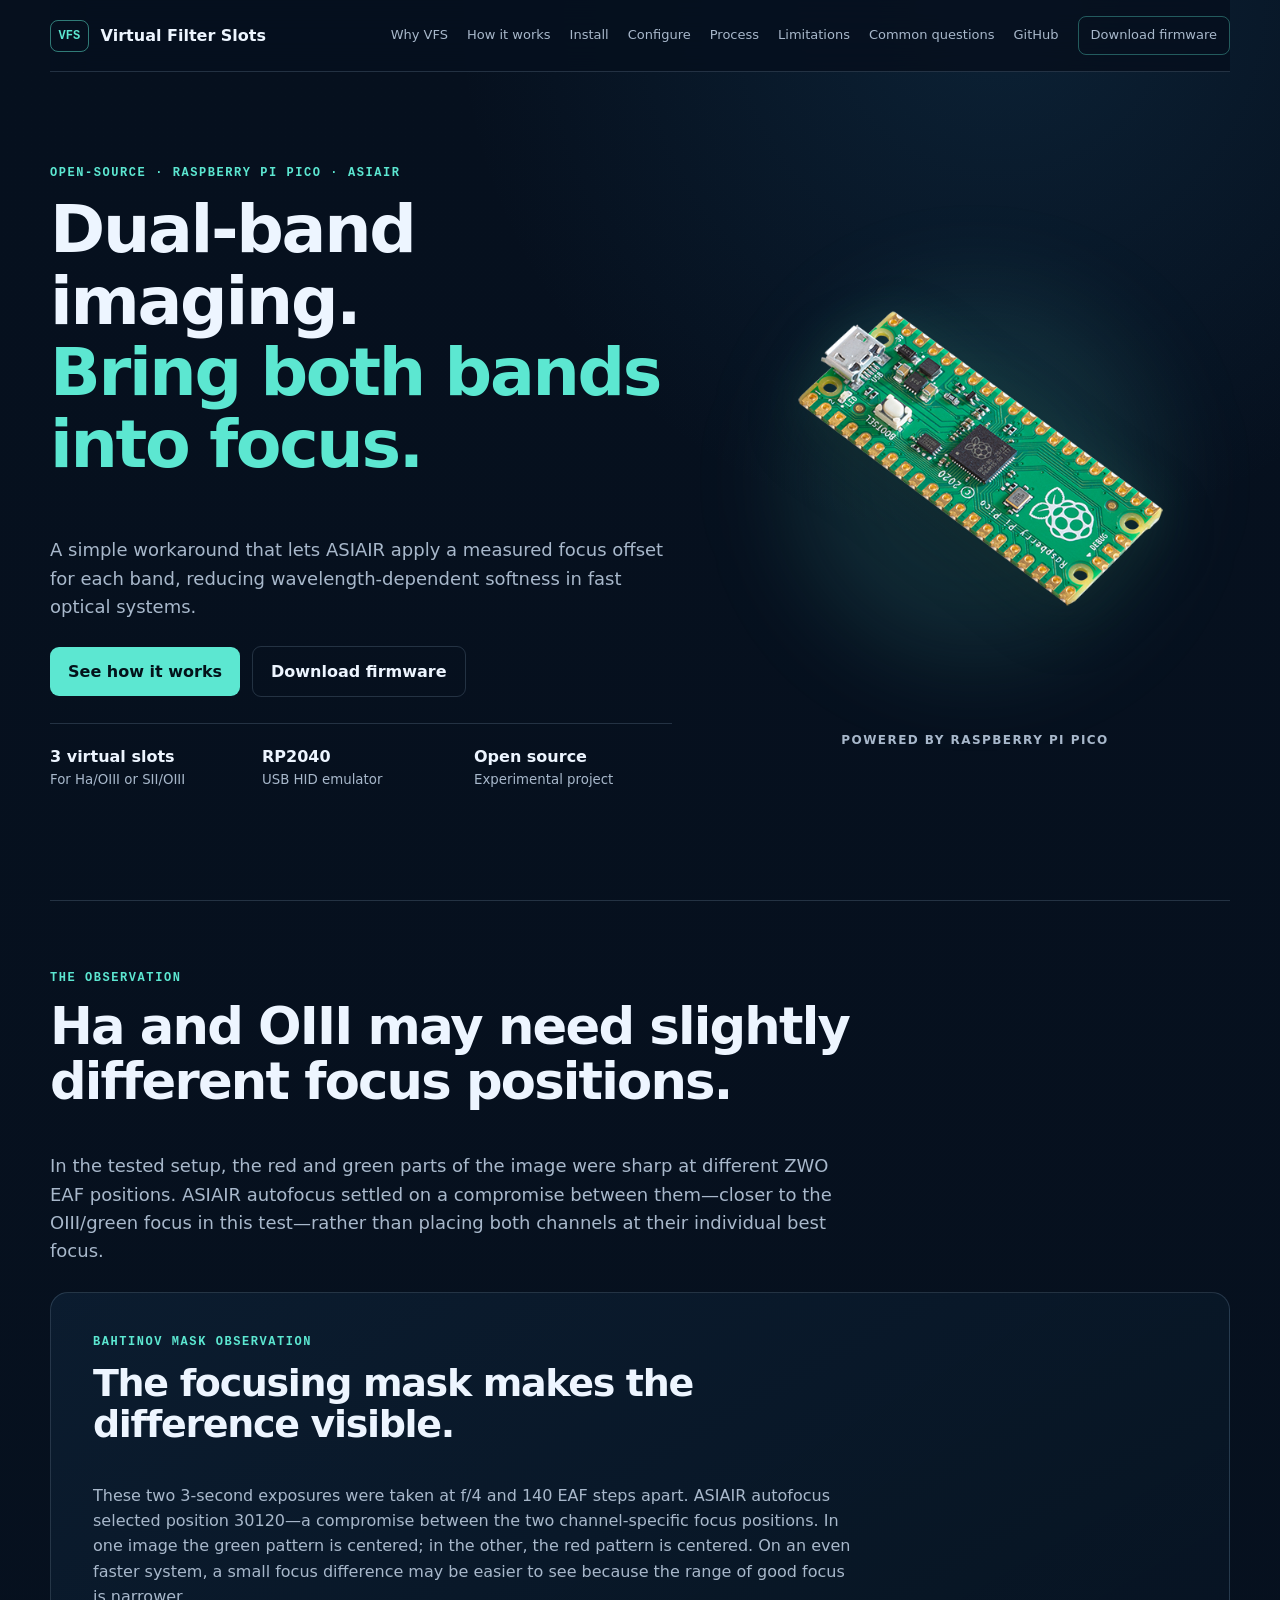
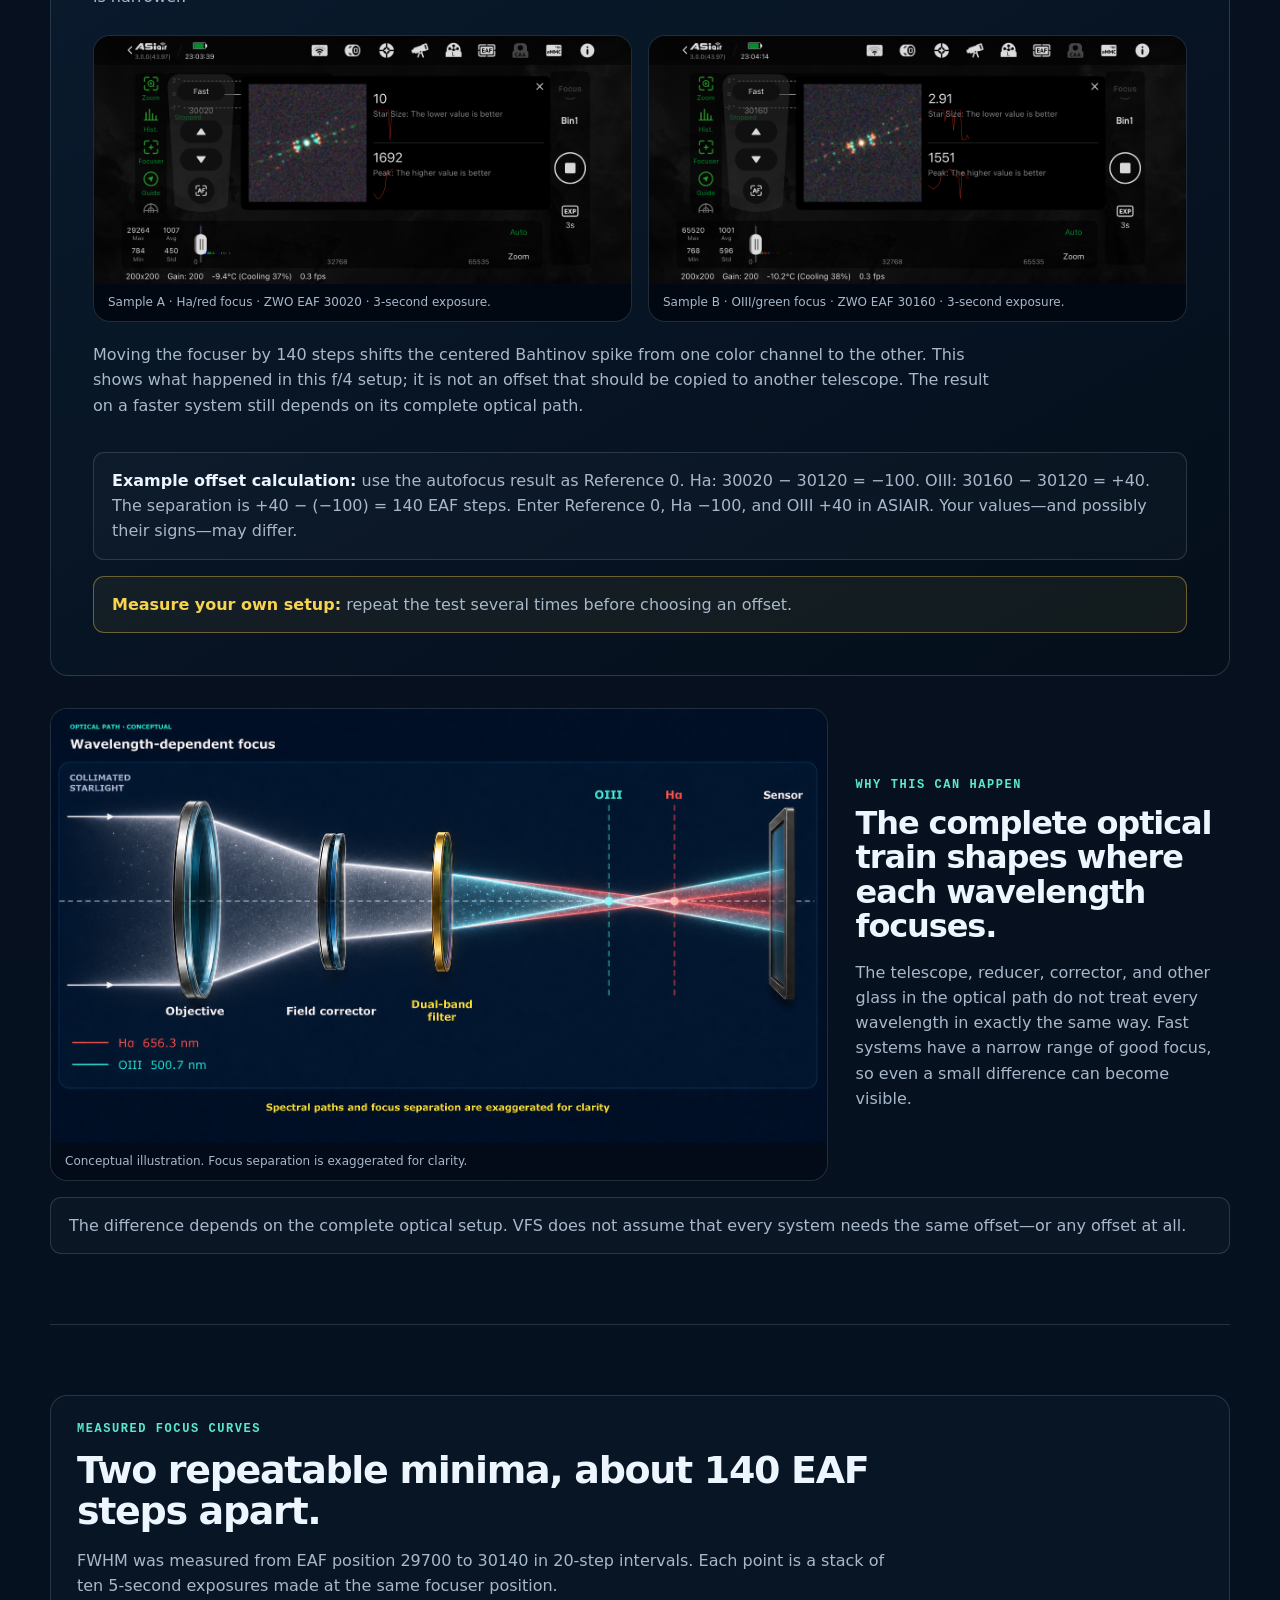
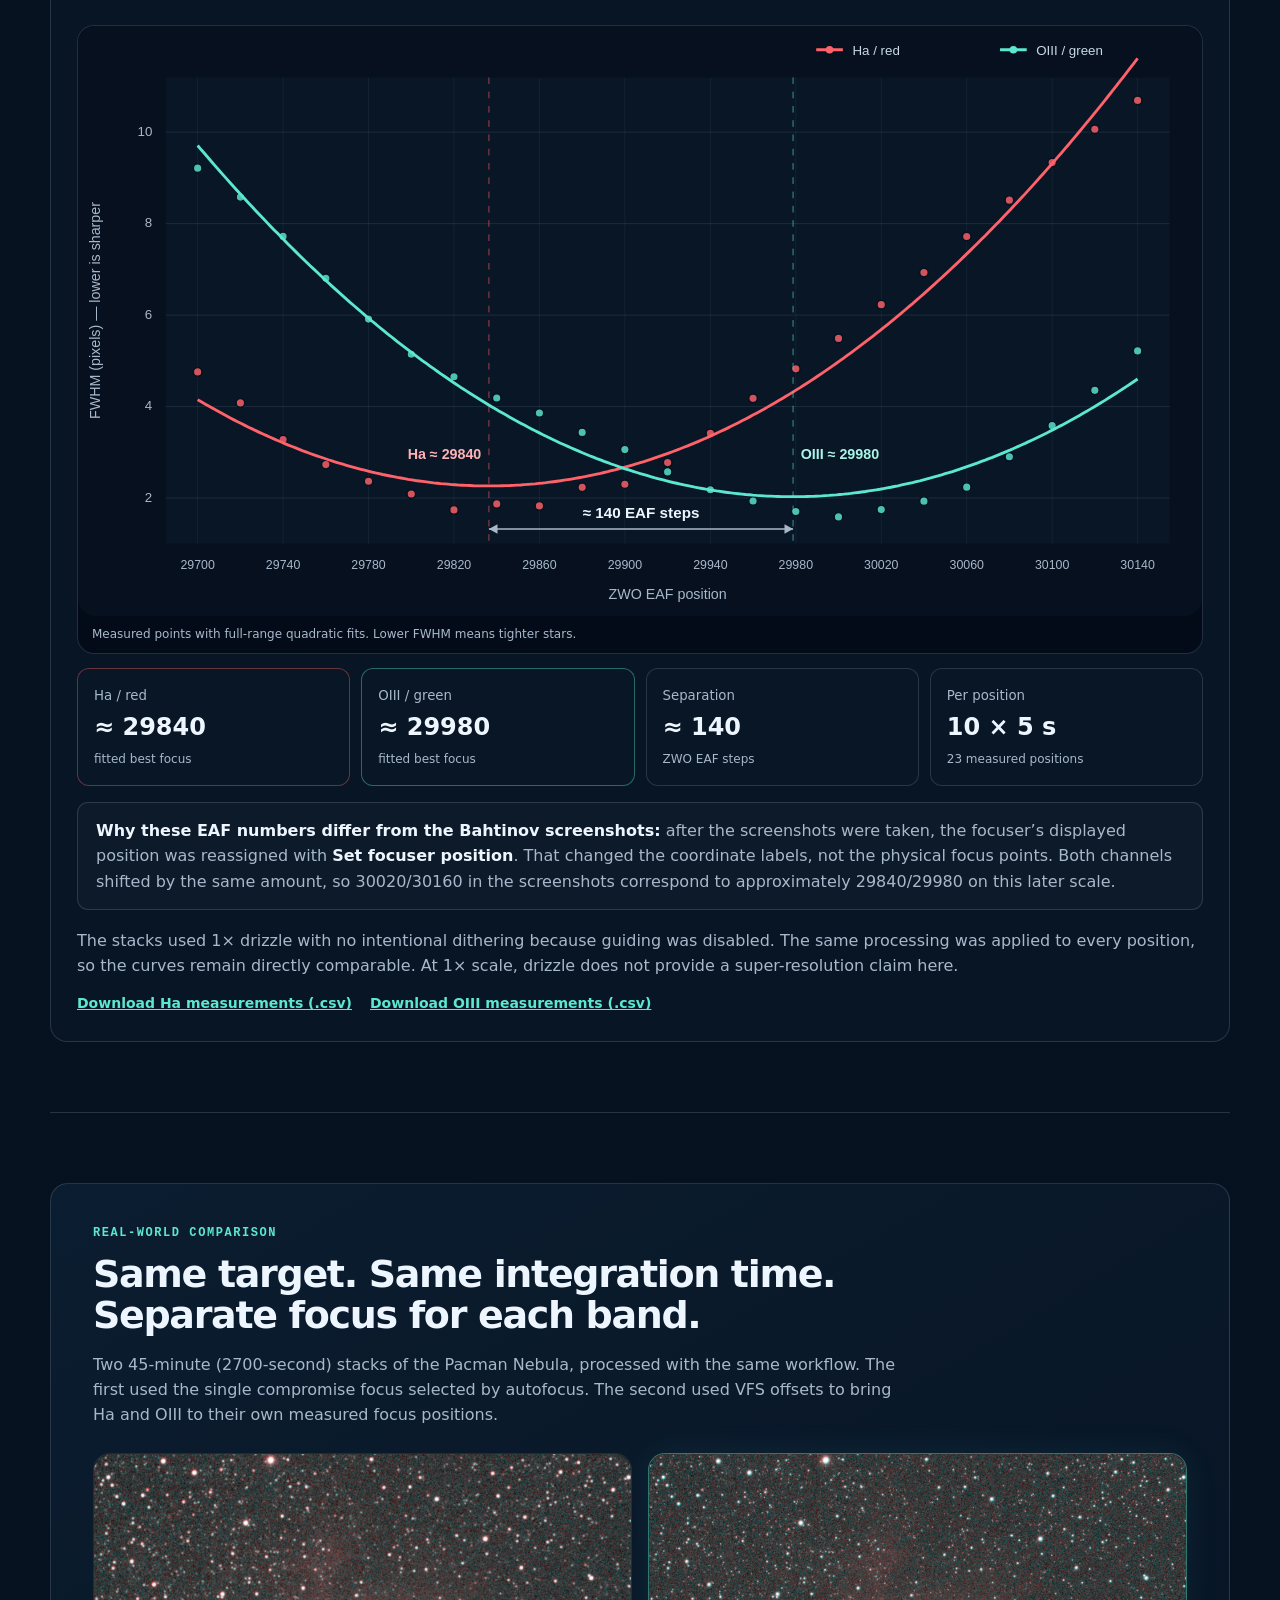
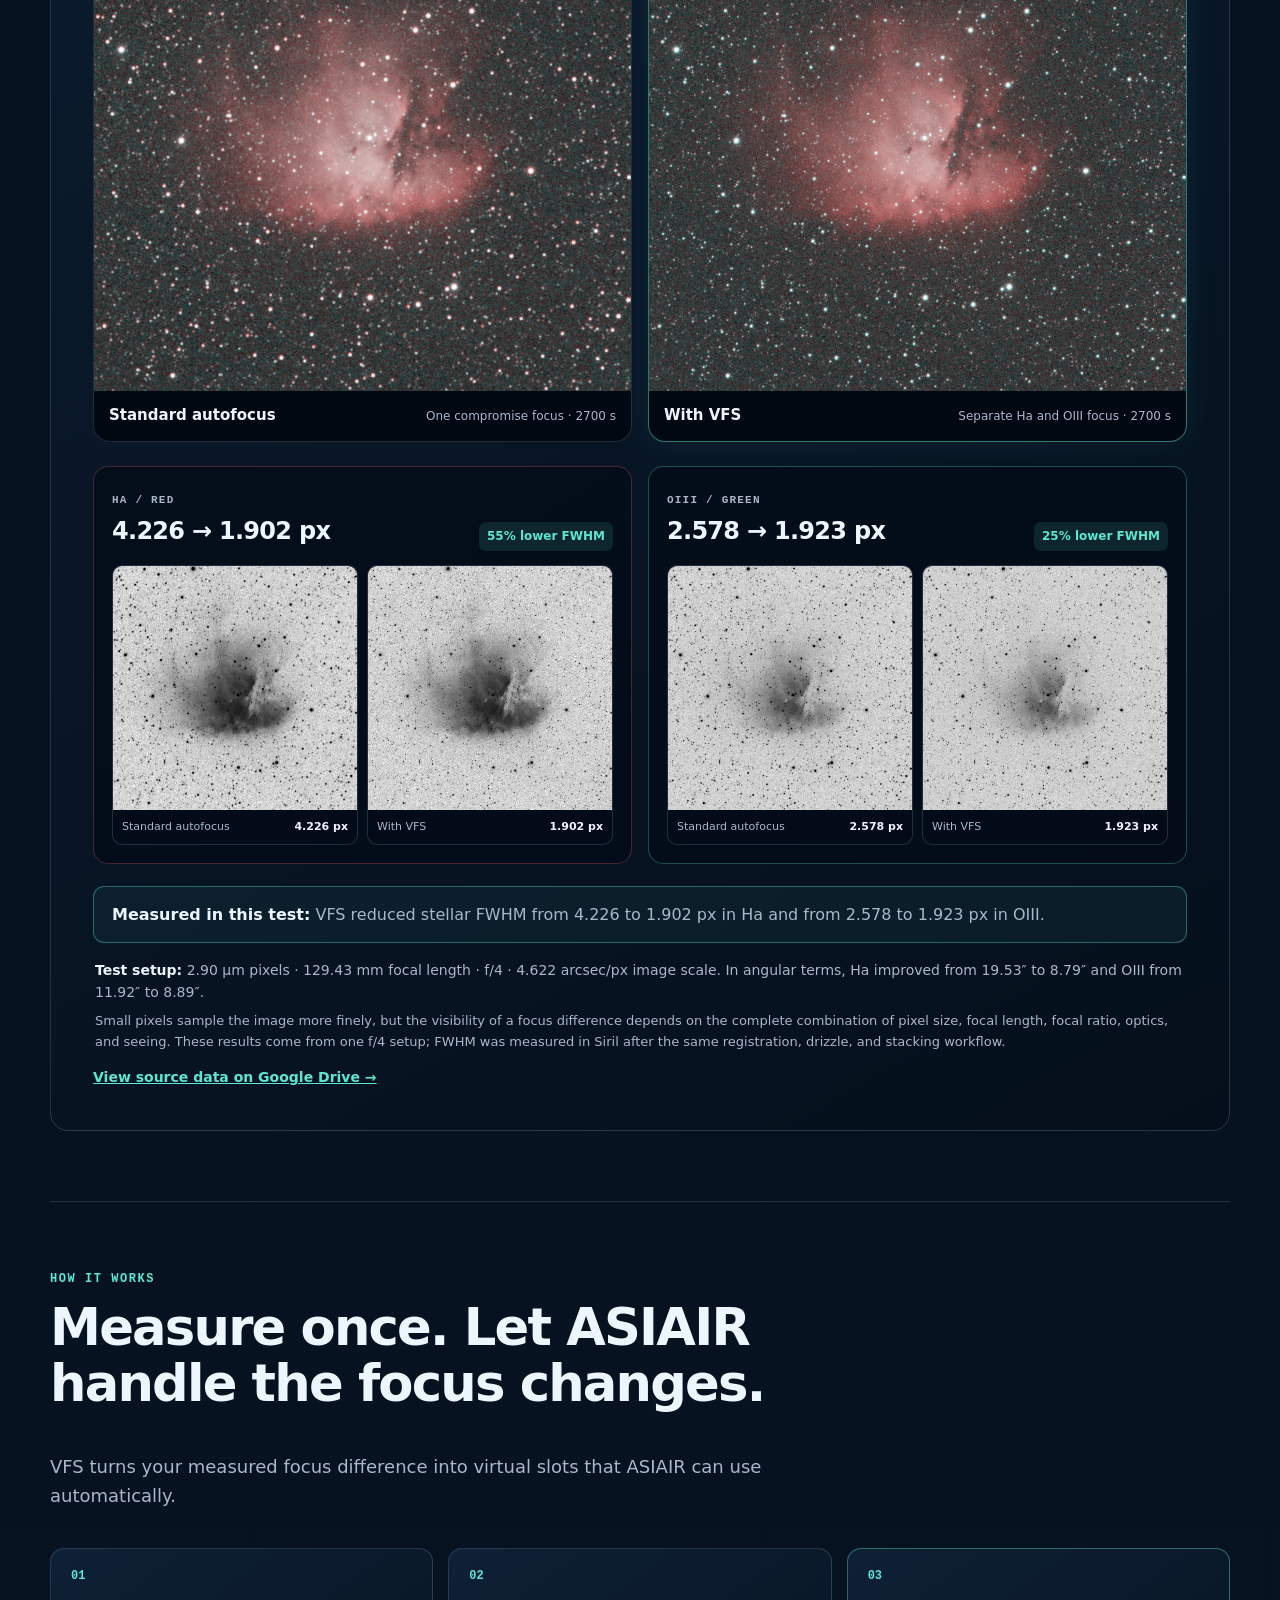
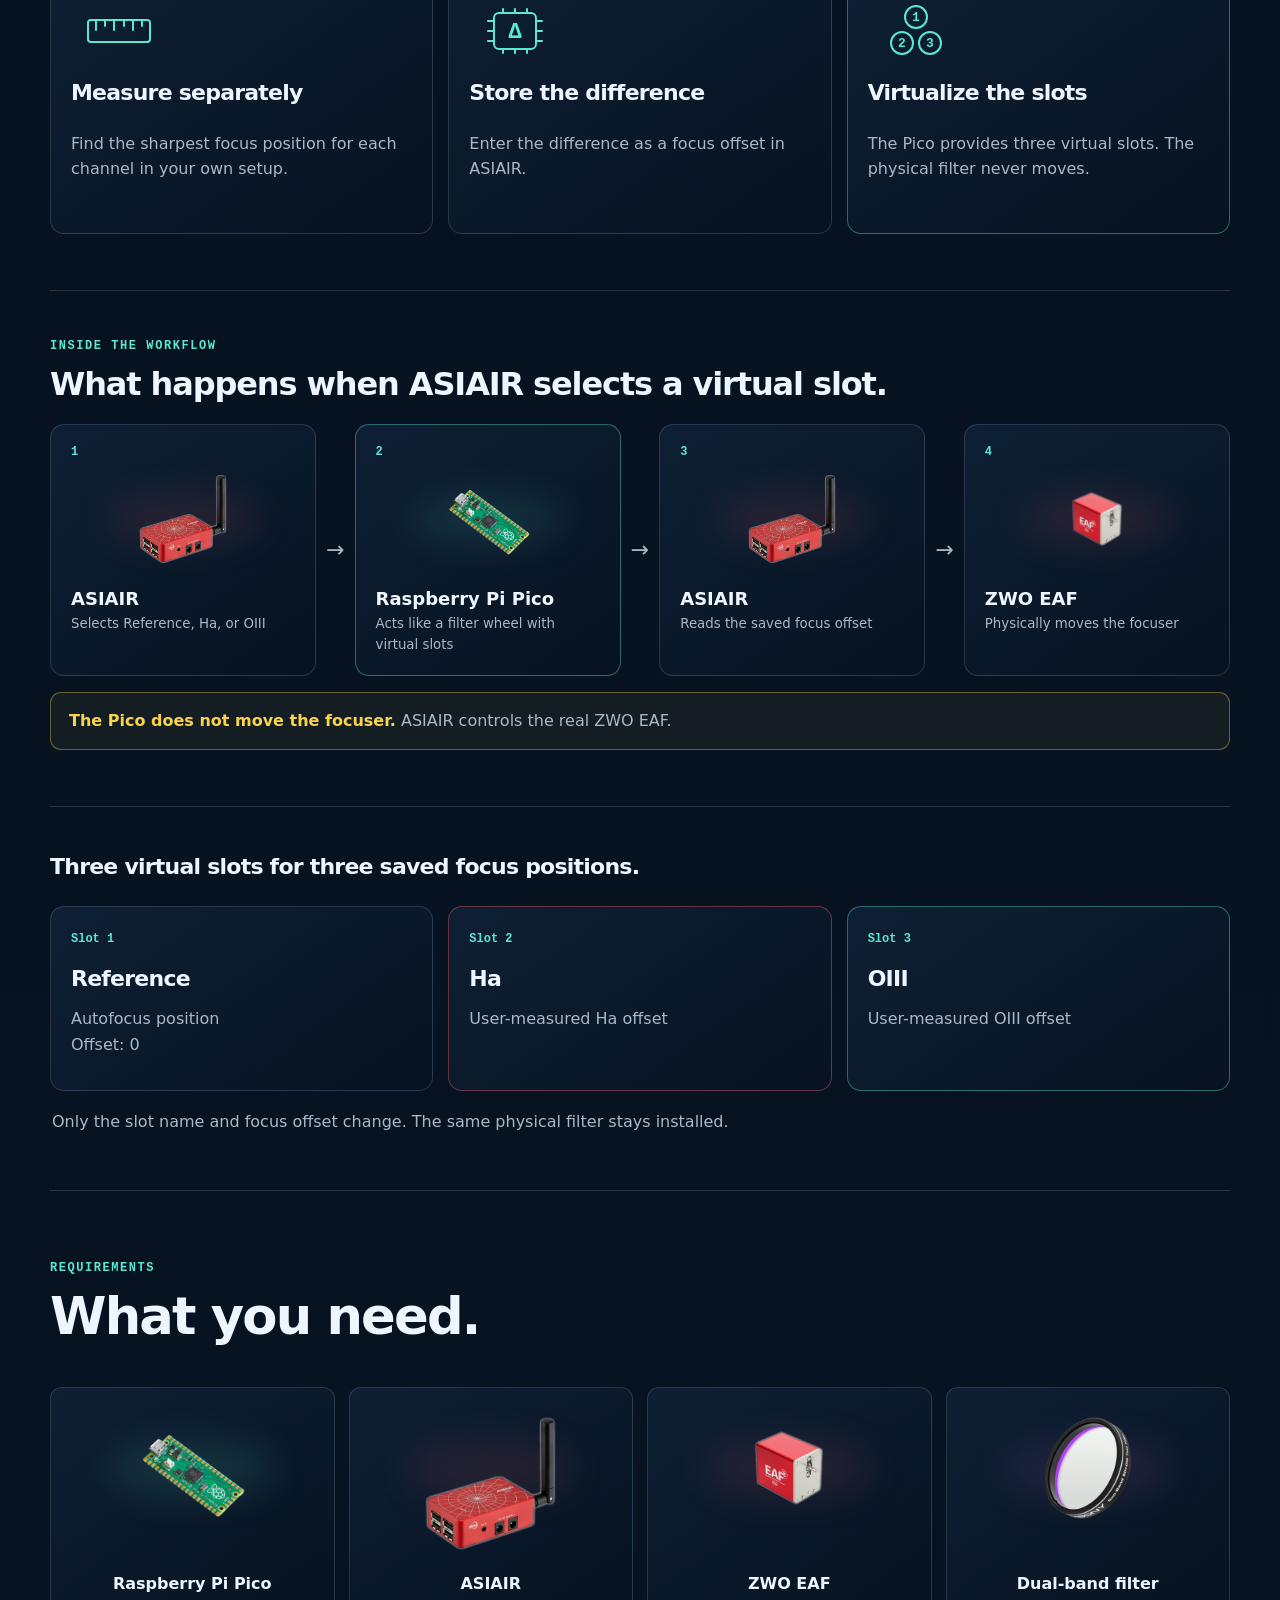
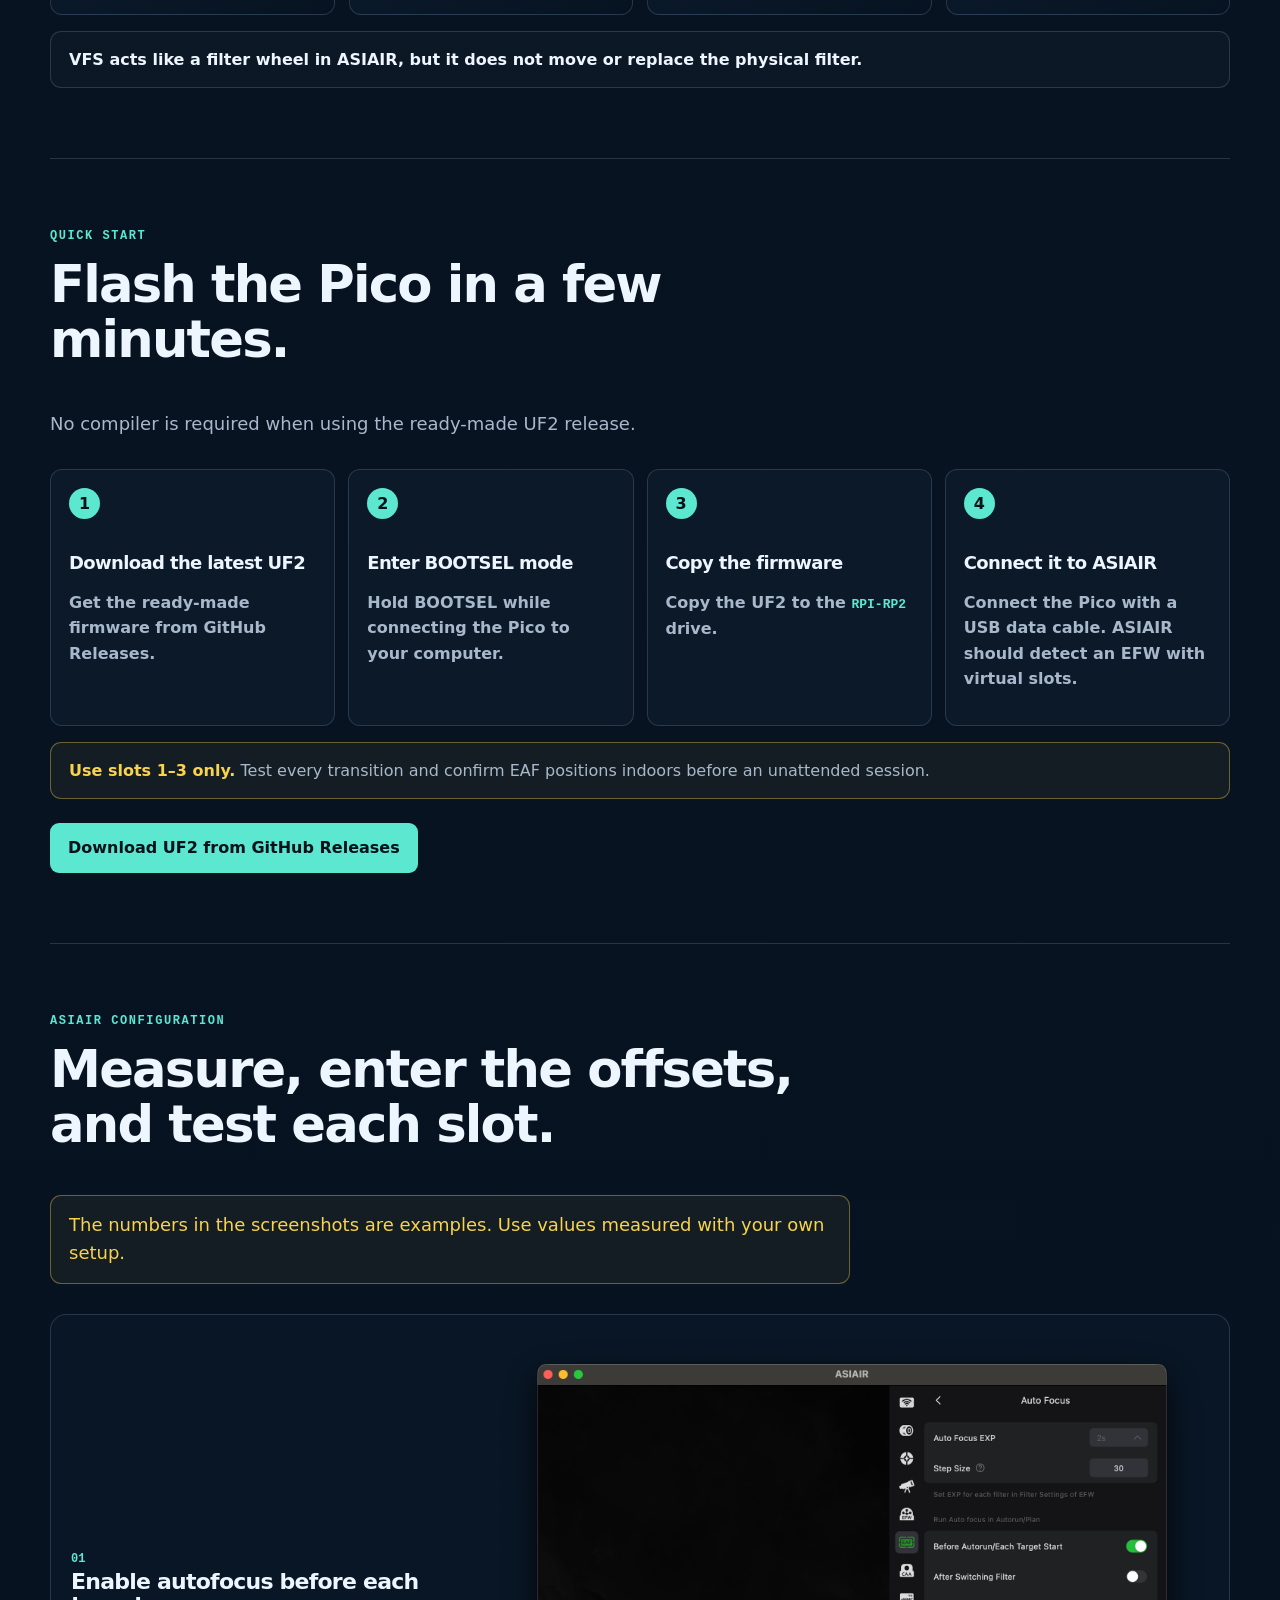
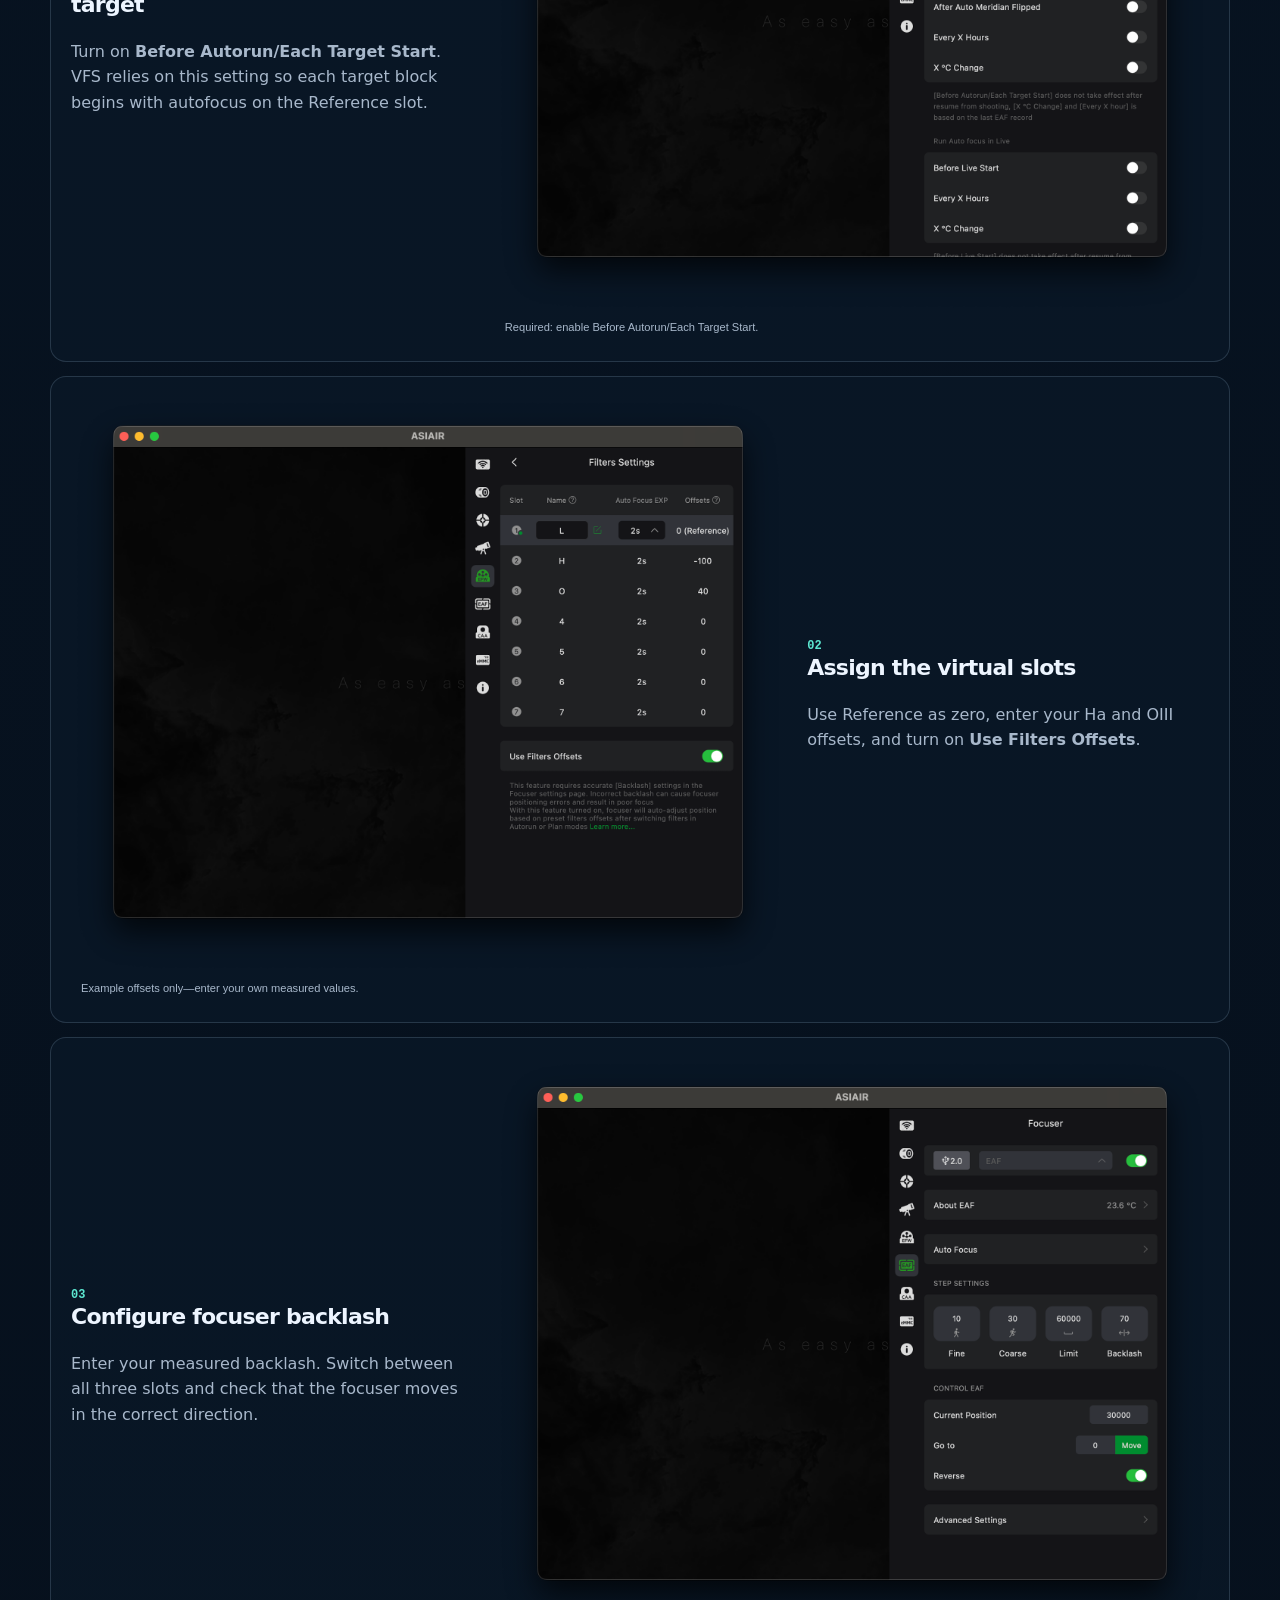
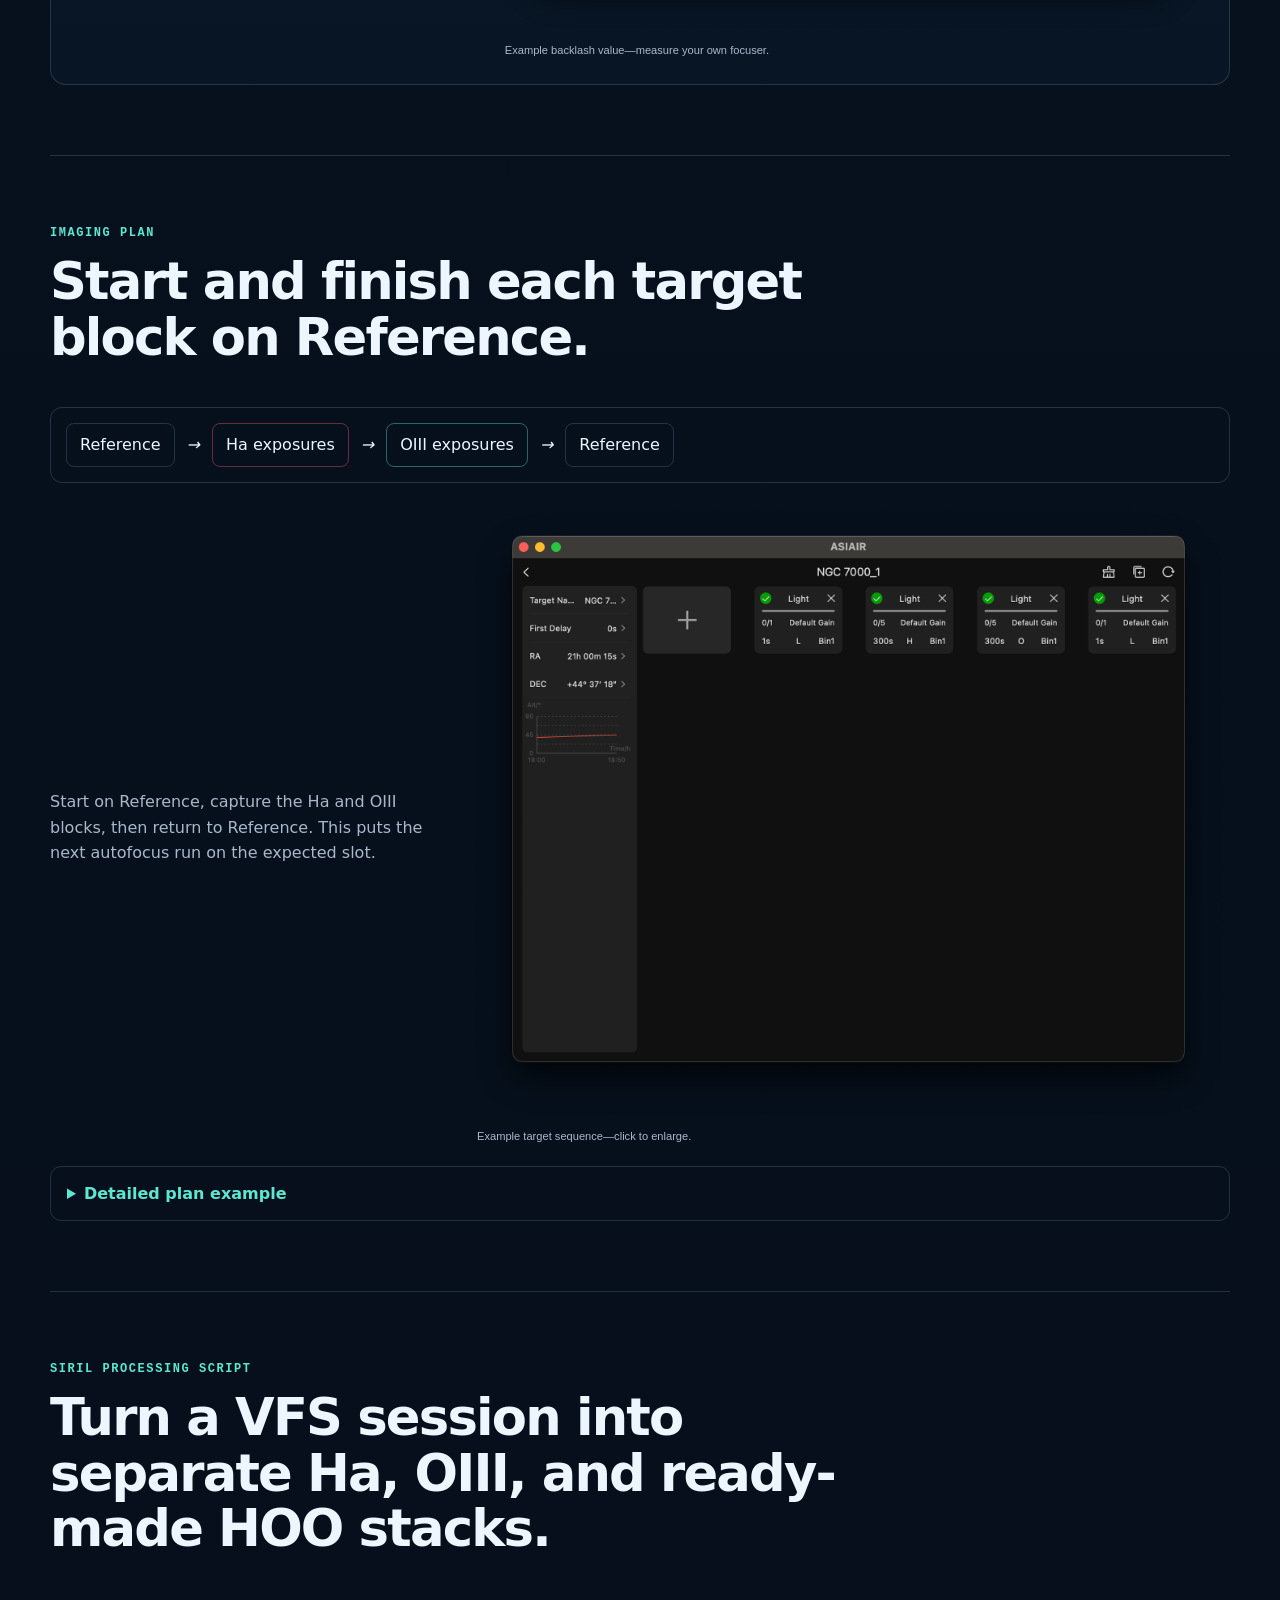
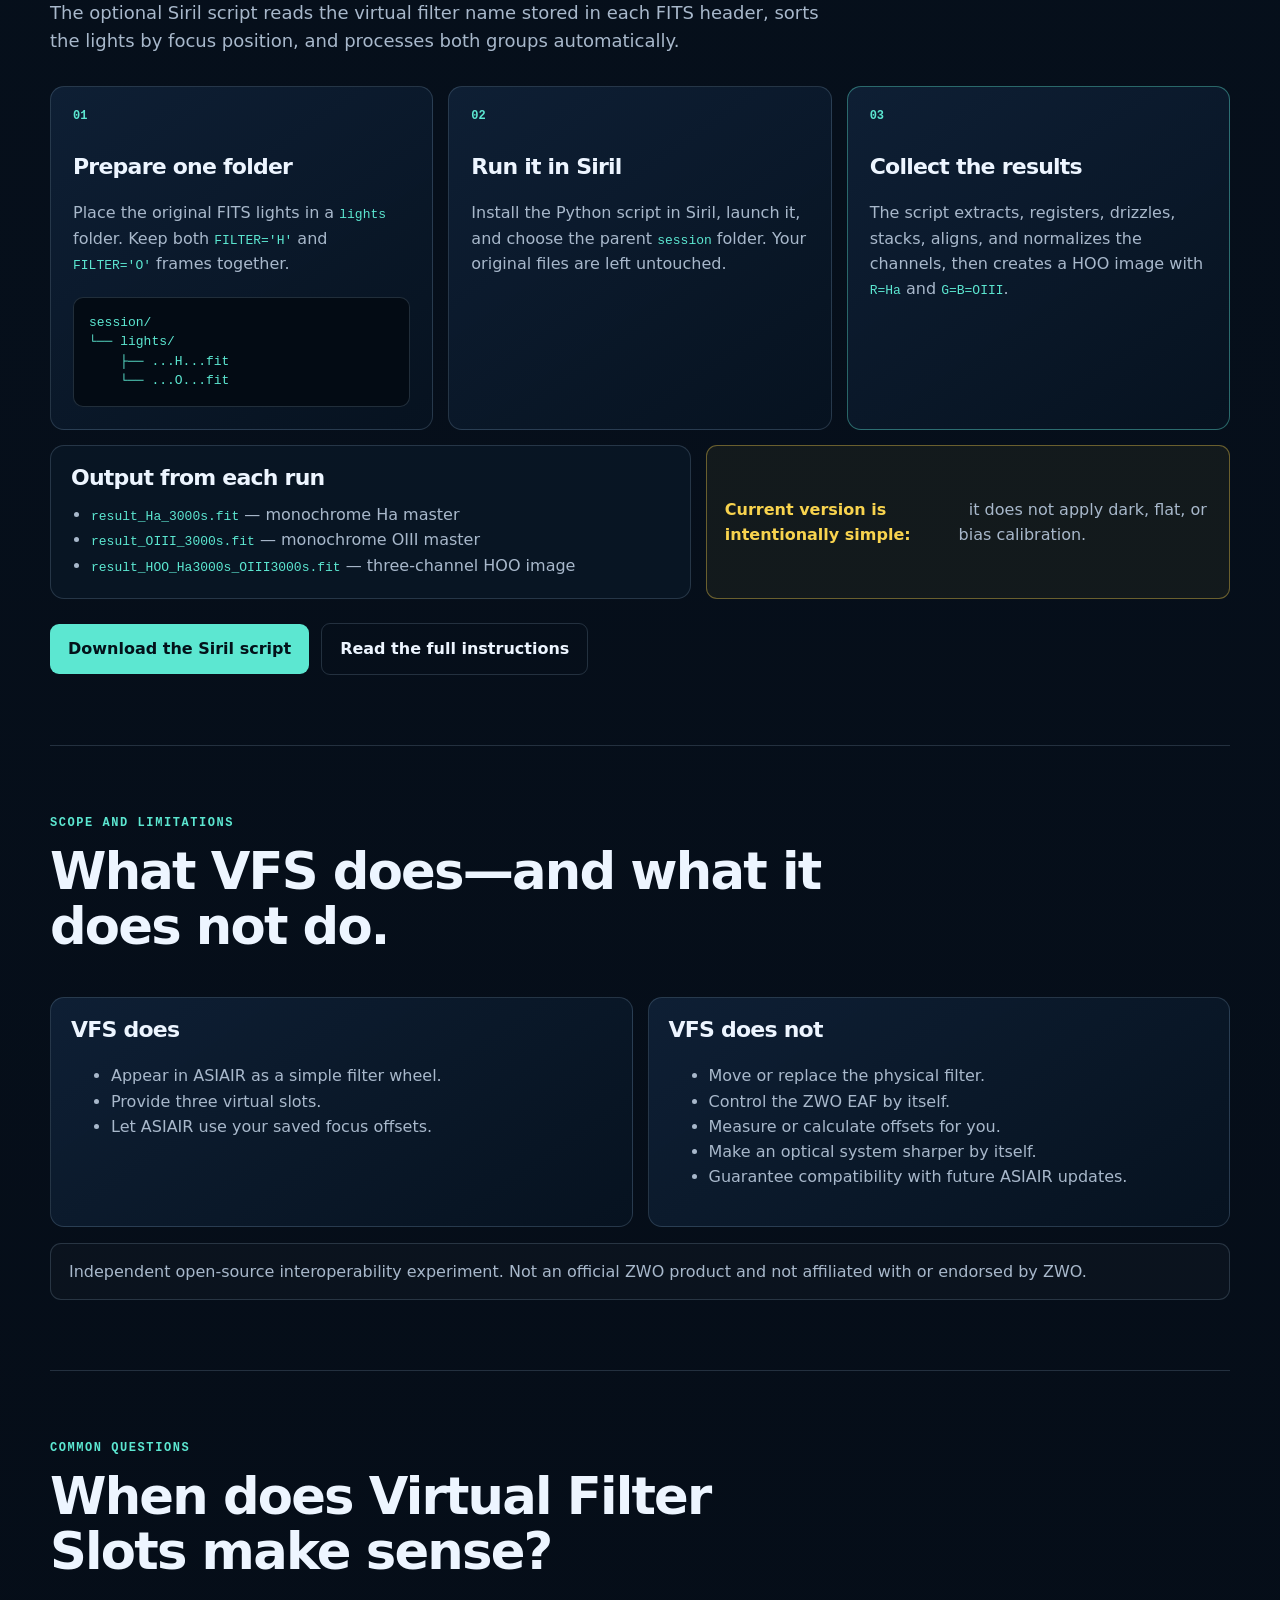
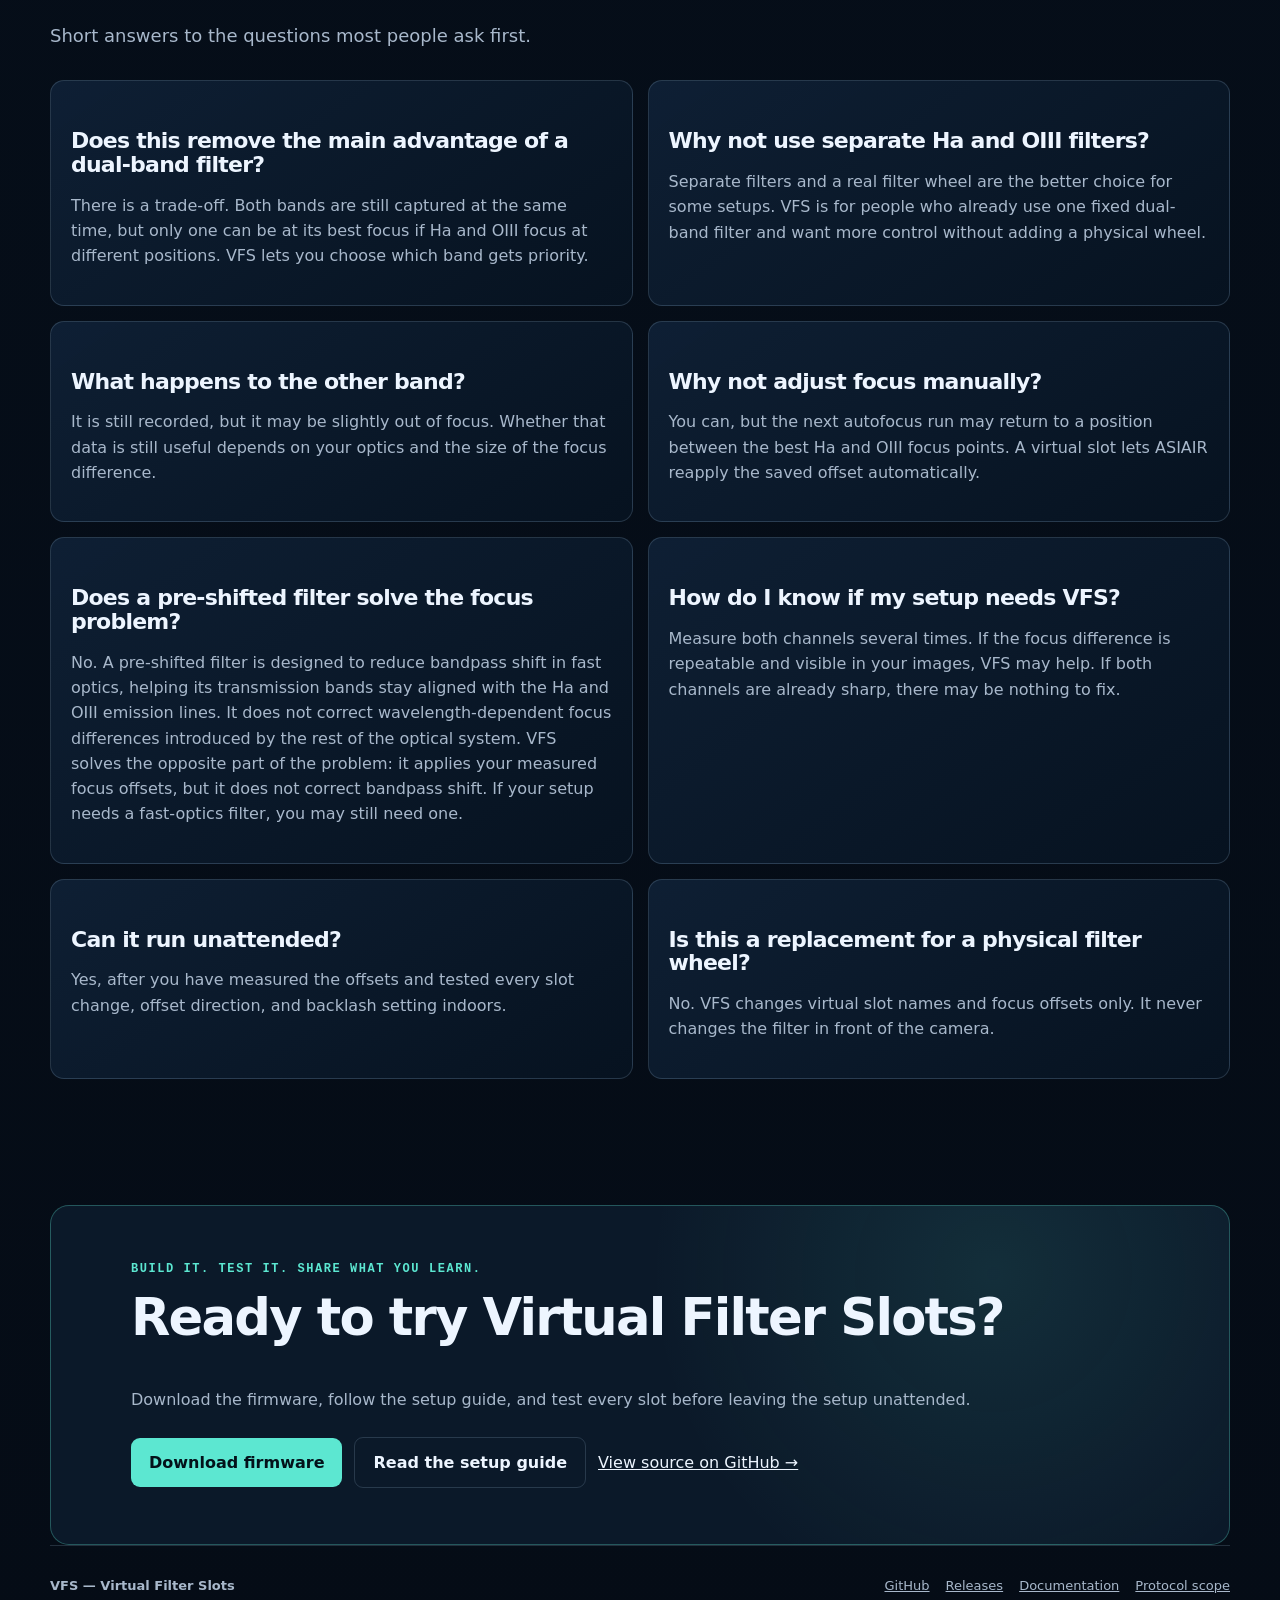
<file: docs/index.html>
<!doctype html>
<html lang="en">
<head>
<meta charset="utf-8">
<meta name="viewport" content="width=device-width,initial-scale=1">
<meta name="theme-color" content="#06101e">
<meta name="description" content="Use separate focus positions for each band while one dual-band filter stays in place.">
<link rel="canonical" href="https://kirpersidsky.github.io/rp2040-efw-hid-emulator/">
<meta property="og:title" content="Virtual Filter Slots for ASIAIR">
<meta property="og:description" content="One dual-band filter. Separate focus positions. Sharper images.">
<meta property="og:type" content="website">
<meta property="og:url" content="https://kirpersidsky.github.io/rp2040-efw-hid-emulator/">
<meta property="og:image" content="https://kirpersidsky.github.io/rp2040-efw-hid-emulator/assets/social-preview-v7-front-wheel.png">
<meta property="og:image:width" content="1730">
<meta property="og:image:height" content="909">
<meta property="og:image:alt" content="Front-facing holographic filter wheel with three virtual slots for ASIAIR">
<meta name="twitter:card" content="summary_large_image">
<meta name="twitter:title" content="Virtual Filter Slots for ASIAIR">
<meta name="twitter:description" content="One dual-band filter. Separate focus positions. Sharper images.">
<meta name="twitter:image" content="https://kirpersidsky.github.io/rp2040-efw-hid-emulator/assets/social-preview-v7-front-wheel.png">
<meta name="twitter:image:alt" content="Front-facing holographic filter wheel with three virtual slots for ASIAIR">
<title>VFS — Virtual Filter Slots</title>
<link rel="stylesheet" href="site-v3.css?v=8">
<script src="site.js?v=4" defer>
</script>
</head>
<body>
<header>
<a class="brand" href="#top">
<b>VFS</b>
<span>Virtual Filter Slots</span>
</a>
<button class="menu" type="button" aria-expanded="false" aria-controls="site-nav">Menu</button>
<nav id="site-nav">
<a href="#why">Why VFS</a>
<a href="#how">How it works</a>
<a href="#install">Install</a>
<a href="#configure">Configure</a>
<a href="#process">Process</a>
<a href="#limits">Limitations</a>
<a href="#questions">Common questions</a>
<a href="https://github.com/kirpersidsky/rp2040-efw-hid-emulator">GitHub</a>
<a class="nav-cta" href="https://github.com/kirpersidsky/rp2040-efw-hid-emulator/releases">Download firmware</a>
</nav>
</header>
<main id="top">
<section class="hero shell">
<div class="hero-copy">
<p class="eye">Open-source · Raspberry Pi Pico · ASIAIR</p>
<h1>Dual-band imaging.<br>
<em>Bring both bands into focus.</em>
</h1>
<p class="lede">A simple workaround that lets ASIAIR apply a measured focus offset for each band, reducing wavelength-dependent softness in fast optical systems.</p>
<div class="actions">
<a class="button primary" href="#how">See how it works</a>
<a class="button" href="https://github.com/kirpersidsky/rp2040-efw-hid-emulator/releases">Download firmware</a>
</div>
<ul class="facts">
<li>
<b>3 virtual slots</b>
<small>For Ha/OIII or SII/OIII</small>
</li>
<li>
<b>RP2040</b>
<small>USB HID emulator</small>
</li>
<li>
<b>Open source</b>
<small>Experimental project</small>
</li>
</ul>
</div>
<div class="hero-pico">
<img src="assets/raspberry-pi-pico.png" alt="Raspberry Pi Pico">
<p class="hero-pico-label">Powered by Raspberry Pi Pico</p>
</div>
</section>
<section class="section shell observation" id="why">
<div class="heading">
<p class="eye">The observation</p>
<h2>Ha and OIII may need slightly different focus positions.</h2>
<p>In the tested setup, the red and green parts of the image were sharp at different ZWO EAF positions. ASIAIR autofocus settled on a compromise between them—closer to the OIII/green focus in this test—rather than placing both channels at their individual best focus.</p>
</div>
<div class="measurement">
<div class="measurement-heading">
<p class="eye">Bahtinov mask observation</p>
<h3>The focusing mask makes the difference visible.</h3>
<p>These two 3-second exposures were taken at f/4 and 140 EAF steps apart. ASIAIR autofocus selected position 30120—a compromise between the two channel-specific focus positions. In one image the green pattern is centered; in the other, the red pattern is centered. On an even faster system, a small focus difference may be easier to see because the range of good focus is narrower.</p>
</div>
<div class="focus-samples">
<figure>
<button class="image-button" type="button" data-src="assets/focus-pattern-sample-a.png" data-alt="Expanded ASIAIR Bahtinov mask pattern at ZWO EAF position 30020">
<img src="assets/focus-pattern-sample-a.png" alt="ASIAIR Bahtinov mask pattern at ZWO EAF position 30020">
</button>
<figcaption>Sample A · Ha/red focus · ZWO EAF 30020 · 3-second exposure.</figcaption>
</figure>
<figure>
<button class="image-button" type="button" data-src="assets/focus-pattern-sample-b.png" data-alt="Expanded ASIAIR Bahtinov mask pattern at ZWO EAF position 30160">
<img src="assets/focus-pattern-sample-b.png" alt="ASIAIR Bahtinov mask pattern at ZWO EAF position 30160">
</button>
<figcaption>Sample B · OIII/green focus · ZWO EAF 30160 · 3-second exposure.</figcaption>
</figure>
</div>
<p class="sample-note">Moving the focuser by 140 steps shifts the centered Bahtinov spike from one color channel to the other. This shows what happened in this f/4 setup; it is not an offset that should be copied to another telescope. The result on a faster system still depends on its complete optical path.</p>
<aside><strong>Example offset calculation:</strong> use the autofocus result as Reference 0. Ha: 30020 − 30120 = −100. OIII: 30160 − 30120 = +40. The separation is +40 − (−100) = 140 EAF steps. Enter Reference 0, Ha −100, and OIII +40 in ASIAIR. Your values—and possibly their signs—may differ.</aside>
<aside class="warning">
<strong>Measure your own setup:</strong> repeat the test several times before choosing an offset.</aside>
</div>
<div class="optical-explanation">
<figure class="observation-visual">
<button class="image-button" type="button" data-src="assets/optical-train-ha-oiii-focus-final.png" data-alt="Expanded conceptual optical train showing separate Ha and OIII focus positions">
<img src="assets/optical-train-ha-oiii-focus-final.png" alt="Conceptual optical train with one fixed dual-band filter and separate Ha and OIII focus positions">
</button>
<figcaption>Conceptual illustration. Focus separation is exaggerated for clarity.</figcaption>
</figure>
<div class="optical-explanation-copy">
<p class="eye">Why this can happen</p>
<h3>The complete optical train shapes where each wavelength focuses.</h3>
<p>The telescope, reducer, corrector, and other glass in the optical path do not treat every wavelength in exactly the same way. Fast systems have a narrow range of good focus, so even a small difference can become visible.</p>
</div>
</div>
<aside>The difference depends on the complete optical setup. VFS does not assume that every system needs the same offset—or any offset at all.</aside>
</section>
<section class="section shell evidence-section" aria-labelledby="focus-curves-title">
<div class="focus-curves">
<div class="results-heading">
<p class="eye">Measured focus curves</p>
<h3 id="focus-curves-title">Two repeatable minima, about 140 EAF steps apart.</h3>
<p>FWHM was measured from EAF position 29700 to 30140 in 20-step intervals. Each point is a stack of ten 5-second exposures made at the same focuser position.</p>
</div>
<figure class="focus-curve-figure">
<button class="image-button" type="button" data-src="assets/focus-curves-measured.svg" data-alt="Expanded graph of measured Ha and OIII FWHM versus ZWO EAF position">
<img src="assets/focus-curves-measured.svg" alt="Measured Ha and OIII focus curves with best focus near EAF 29840 and 29980">
</button>
<figcaption>Measured points with full-range quadratic fits. Lower FWHM means tighter stars.</figcaption>
</figure>
<div class="focus-metrics">
<article class="ha"><small>Ha / red</small><strong>≈ 29840</strong><span>fitted best focus</span></article>
<article class="oiii"><small>OIII / green</small><strong>≈ 29980</strong><span>fitted best focus</span></article>
<article><small>Separation</small><strong>≈ 140</strong><span>ZWO EAF steps</span></article>
<article><small>Per position</small><strong>10 × 5 s</strong><span>23 measured positions</span></article>
</div>
<aside><strong>Why these EAF numbers differ from the Bahtinov screenshots:</strong> after the screenshots were taken, the focuser’s displayed position was reassigned with <strong>Set focuser position</strong>. That changed the coordinate labels, not the physical focus points. Both channels shifted by the same amount, so 30020/30160 in the screenshots correspond to approximately 29840/29980 on this later scale.</aside>
<p class="focus-method">The stacks used 1× drizzle with no intentional dithering because guiding was disabled. The same processing was applied to every position, so the curves remain directly comparable. At 1× scale, drizzle does not provide a super-resolution claim here.</p>
<div class="data-links"><a href="assets/focus-fwhm-red-measured.csv" download>Download Ha measurements (.csv)</a><a href="assets/focus-fwhm-green-measured.csv" download>Download OIII measurements (.csv)</a></div>
</div>
</section>
<section class="section shell comparison-section" aria-labelledby="results-comparison-title">
<div class="results-comparison">
<div class="results-heading">
<p class="eye">Real-world comparison</p>
<h3 id="results-comparison-title">Same target. Same integration time. Separate focus for each band.</h3>
<p>Two 45-minute (2700-second) stacks of the Pacman Nebula, processed with the same workflow. The first used the single compromise focus selected by autofocus. The second used VFS offsets to bring Ha and OIII to their own measured focus positions.</p>
</div>
<div class="result-pair color-result-pair">
<figure class="result-card">
<button class="image-button" type="button" data-src="assets/pacman-standard-color.png" data-alt="Expanded Pacman Nebula comparison image made with standard autofocus">
<img src="assets/pacman-standard-color.png" alt="Pacman Nebula with standard autofocus">
</button>
<figcaption><strong>Standard autofocus</strong><span>One compromise focus · 2700 s</span></figcaption>
</figure>
<figure class="result-card featured-result">
<button class="image-button" type="button" data-src="assets/pacman-vfs-color.png" data-alt="Expanded Pacman Nebula comparison image made with VFS focus offsets">
<img src="assets/pacman-vfs-color.png" alt="Pacman Nebula with separate VFS focus offsets">
</button>
<figcaption><strong>With VFS</strong><span>Separate Ha and OIII focus · 2700 s</span></figcaption>
</figure>
</div>
<div class="channel-results">
<article class="channel-result ha-result">
<div class="channel-result-heading"><div><span class="channel-tag">Ha / red</span><h4>4.226 → 1.902 px</h4></div><strong class="improvement">55% lower FWHM</strong></div>
<div class="result-pair channel-result-pair">
<figure><img class="channel-image" src="assets/pacman-standard-ha.png" alt="Ha channel without VFS, FWHM 4.226 pixels"><figcaption>Standard autofocus <b>4.226 px</b></figcaption></figure>
<figure><img class="channel-image" src="assets/pacman-vfs-ha.png" alt="Ha channel with VFS, FWHM 1.902 pixels"><figcaption>With VFS <b>1.902 px</b></figcaption></figure>
</div>
</article>
<article class="channel-result oiii-result">
<div class="channel-result-heading"><div><span class="channel-tag">OIII / green</span><h4>2.578 → 1.923 px</h4></div><strong class="improvement">25% lower FWHM</strong></div>
<div class="result-pair channel-result-pair">
<figure><img class="channel-image" src="assets/pacman-standard-oiii.png" alt="OIII channel without VFS, FWHM 2.578 pixels"><figcaption>Standard autofocus <b>2.578 px</b></figcaption></figure>
<figure><img class="channel-image" src="assets/pacman-vfs-oiii.png" alt="OIII channel with VFS, FWHM 1.923 pixels"><figcaption>With VFS <b>1.923 px</b></figcaption></figure>
</div>
</article>
</div>
<aside class="result-summary"><strong>Measured in this test:</strong> VFS reduced stellar FWHM from 4.226 to 1.902 px in Ha and from 2.578 to 1.923 px in OIII.</aside>
<p class="result-setup"><strong>Test setup:</strong> 2.90 µm pixels · 129.43 mm focal length · f/4 · 4.622 arcsec/px image scale. In angular terms, Ha improved from 19.53″ to 8.79″ and OIII from 11.92″ to 8.89″.</p>
<p class="result-caveat">Small pixels sample the image more finely, but the visibility of a focus difference depends on the complete combination of pixel size, focal length, focal ratio, optics, and seeing. These results come from one f/4 setup; FWHM was measured in Siril after the same registration, drizzle, and stacking workflow.</p>
<div class="data-links"><a href="https://drive.google.com/drive/folders/1NW-JIPthu23P7gRHYbx6JeRm-J6Psysa?usp=sharing" target="_blank" rel="noopener noreferrer">View source data on Google Drive →</a></div>
</div>
</section>
<section class="section shell" id="how">
<div class="heading">
<p class="eye">How it works</p>
<h2>Measure once. Let ASIAIR handle the focus changes.</h2>
<p>VFS turns your measured focus difference into virtual slots that ASIAIR can use automatically.</p>
</div>
<div class="cards three observation-steps">
<article>
<i>01</i>
<svg class="step-icon" viewBox="0 0 96 64" aria-hidden="true">
<rect x="17" y="21" width="62" height="22" rx="3"/>
<path d="M25 21v10m9-10v6m9-6v10m10-10v6m9-6v10m9-10v6"/>
</svg>
<h3>Measure separately</h3>
<p>Find the sharpest focus position for each channel in your own setup.</p>
</article>
<article>
<i>02</i>
<svg class="step-icon" viewBox="0 0 96 64" aria-hidden="true">
<rect x="25" y="14" width="42" height="36" rx="5"/>
<path d="M19 22h6m-6 10h6m-6 10h6m42-20h6m-6 10h6m-6 10h6M34 10v4m12-4v4m12-4v4M34 50v4m12-4v4m12-4v4"/>
<text x="46" y="39" text-anchor="middle">Δ</text>
</svg>
<h3>Store the difference</h3>
<p>Enter the difference as a focus offset in ASIAIR.</p>
</article>
<article class="accent">
<i>03</i>
<svg class="step-icon" viewBox="0 0 96 64" aria-hidden="true">
<circle cx="48" cy="18" r="11"/>
<circle cx="34" cy="44" r="11"/>
<circle cx="62" cy="44" r="11"/>
<text class="slot-number" x="48" y="22" text-anchor="middle">1</text>
<text class="slot-number" x="34" y="48" text-anchor="middle">2</text>
<text class="slot-number" x="62" y="48" text-anchor="middle">3</text>
</svg>
<h3>Virtualize the slots</h3>
<p>The Pico provides three virtual slots. The physical filter never moves.</p>
</article>
</div>
<div class="how-stage system-stage">
<div class="system-flow-heading">
<p class="eye">Inside the workflow</p>
<h3>What happens when ASIAIR selects a virtual slot.</h3>
</div>
<div class="flow component-flow">
<article>
<i>1</i>
<div class="component-media asiair-media">
<img src="assets/asiair-mini-angle-source.png" alt="ASIAIR controller">
</div>
<b>ASIAIR</b>
<small>Selects Reference, Ha, or OIII</small>
</article>
<span aria-hidden="true">→</span>
<article class="accent">
<i>2</i>
<div class="component-media pico-media">
<img src="assets/raspberry-pi-pico.png" alt="Raspberry Pi Pico">
</div>
<b>Raspberry Pi Pico</b>
<small>Acts like a filter wheel with virtual slots</small>
</article>
<span aria-hidden="true">→</span>
<article>
<i>3</i>
<div class="component-media asiair-media">
<img src="assets/asiair-mini-angle-source.png" alt="">
</div>
<b>ASIAIR</b>
<small>Reads the saved focus offset</small>
</article>
<span aria-hidden="true">→</span>
<article>
<i>4</i>
<div class="component-media eaf-media">
<img src="assets/zwo-eaf.png" alt="ZWO electronic automatic focuser">
</div>
<b>ZWO EAF</b>
<small>Physically moves the focuser</small>
</article>
</div>
<aside class="warning">
<strong>The Pico does not move the focuser.</strong> ASIAIR controls the real ZWO EAF.</aside>
</div>
<div class="how-stage slot-stage">
<div class="slots-heading">
<h3>Three virtual slots for three saved focus positions.</h3>
</div>
<div class="cards three slots">
<article>
<i>Slot 1</i>
<h3>Reference</h3>
<p>Autofocus position<br>Offset: 0</p>
</article>
<article class="ha">
<i>Slot 2</i>
<h3>Ha</h3>
<p>User-measured Ha offset</p>
</article>
<article class="oiii">
<i>Slot 3</i>
<h3>OIII</h3>
<p>User-measured OIII offset</p>
</article>
</div>
<p class="slots-note">Only the slot name and focus offset change. The same physical filter stays installed.</p>
</div>
</section>
<section class="section shell requirements-section">
<div class="heading">
<p class="eye">Requirements</p>
<h2>What you need.</h2>
</div>
<ul class="requirements component-requirements">
<li class="pico">
<span class="requirement-media">
<img src="assets/raspberry-pi-pico.png" alt="Raspberry Pi Pico">
</span>
<strong>Raspberry Pi Pico</strong>
</li>
<li class="asiair">
<span class="requirement-media">
<img src="assets/asiair-mini-angle-source.png" alt="ASIAIR controller">
</span>
<strong>ASIAIR</strong>
</li>
<li class="eaf">
<span class="requirement-media">
<img src="assets/zwo-eaf.png" alt="ZWO electronic automatic focuser">
</span>
<strong>ZWO EAF</strong>
</li>
<li class="filter">
<span class="requirement-media">
<img src="assets/dual-band-filter-sii-oiii.png" alt="Illustrative SII and OIII dual-band filter">
</span>
<strong>Dual-band filter</strong>
</li>
</ul>
<aside>
<strong>VFS acts like a filter wheel in ASIAIR, but it does not move or replace the physical filter.</strong>
</aside>
</section>
<section class="section shell" id="install">
<div class="heading">
<p class="eye">Quick start</p>
<h2>Flash the Pico in a few minutes.</h2>
<p>No compiler is required when using the ready-made UF2 release.</p>
</div>
<ol class="install">
<li>
<b>1</b>
<h3>Download the latest UF2</h3>
<p>Get the ready-made firmware from GitHub Releases.</p>
</li>
<li>
<b>2</b>
<h3>Enter BOOTSEL mode</h3>
<p>Hold BOOTSEL while connecting the Pico to your computer.</p>
</li>
<li>
<b>3</b>
<h3>Copy the firmware</h3>
<p>Copy the UF2 to the <code>RPI-RP2</code> drive.</p>
</li>
<li>
<b>4</b>
<h3>Connect it to ASIAIR</h3>
<p>Connect the Pico with a USB data cable. ASIAIR should detect an EFW with virtual slots.</p>
</li>
</ol>
<aside class="warning">
<strong>Use slots 1–3 only.</strong> Test every transition and confirm EAF positions indoors before an unattended session.</aside>
<div class="actions">
<a class="button primary" href="https://github.com/kirpersidsky/rp2040-efw-hid-emulator/releases">Download UF2 from GitHub Releases</a>
</div>
</section>
<section class="section shell" id="configure">
<div class="heading">
<p class="eye">ASIAIR configuration</p>
<h2>Measure, enter the offsets, and test each slot.</h2>
<p>The numbers in the screenshots are examples. Use values measured with your own setup.</p>
</div>
<div class="setup">
<article>
<div>
<i>01</i>
<h3>Enable autofocus before each target</h3>
<p>Turn on <strong>Before Autorun/Each Target Start</strong>. VFS relies on this setting so each target block begins with autofocus on the Reference slot.</p>
</div>
<button class="screenshot autofocus" type="button" data-src="assets/asiair-autofocus-settings-mac.png" data-alt="Expanded ASIAIR autofocus trigger configuration">
<span class="crop">
<picture>
<source media="(max-width: 600px)" srcset="assets/asiair-autofocus-settings-phone.png">
<img src="assets/asiair-autofocus-settings-mac.png" alt="ASIAIR autofocus trigger settings in the macOS app">
</picture>
</span>
<small>Required: enable Before Autorun/Each Target Start.</small>
</button>
</article>
<article>
<div>
<i>02</i>
<h3>Assign the virtual slots</h3>
<p>Use Reference as zero, enter your Ha and OIII offsets, and turn on <strong>Use Filters Offsets</strong>.</p>
</div>
<button class="screenshot offsets" type="button" data-src="assets/asiair-filter-offsets-mac.png" data-alt="Expanded ASIAIR virtual slot names and filter offsets configuration">
<span class="crop">
<picture>
<source media="(max-width: 600px)" srcset="assets/asiair-filter-offsets-phone.png">
<img src="assets/asiair-filter-offsets-mac.png" alt="ASIAIR virtual slot names and focus offsets in the macOS app">
</picture>
</span>
<small>Example offsets only—enter your own measured values.</small>
</button>
</article>
<article>
<div>
<i>03</i>
<h3>Configure focuser backlash</h3>
<p>Enter your measured backlash. Switch between all three slots and check that the focuser moves in the correct direction.</p>
</div>
<button class="screenshot backlash" type="button" data-src="assets/asiair-eaf-backlash-mac.png" data-alt="Expanded ASIAIR EAF backlash and Reverse settings">
<span class="crop">
<picture>
<source media="(max-width: 600px)" srcset="assets/asiair-eaf-backlash-phone.png">
<img src="assets/asiair-eaf-backlash-mac.png" alt="ASIAIR EAF backlash and Reverse settings in the macOS app">
</picture>
</span>
<small>Example backlash value—measure your own focuser.</small>
</button>
</article>
</div>
</section>
<section class="section shell">
<div class="heading">
<p class="eye">Imaging plan</p>
<h2>Start and finish each target block on Reference.</h2>
</div>
<div class="plan">
<span>Reference</span>
<i aria-hidden="true">→</i>
<span class="ha">Ha exposures</span>
<i aria-hidden="true">→</i>
<span class="oiii">OIII exposures</span>
<i aria-hidden="true">→</i>
<span>Reference</span>
</div>
<div class="plan-grid">
<p>Start on Reference, capture the Ha and OIII blocks, then return to Reference. This puts the next autofocus run on the expected slot.</p>
<button type="button" data-src="assets/asiair-plan-target-sequence-mac.png" data-alt="Expanded ASIAIR target sequence example">
<picture>
<source media="(max-width: 600px)" srcset="assets/asiair-plan-target-sequence-phone.png">
<img src="assets/asiair-plan-target-sequence-mac.png" alt="ASIAIR target sequence arranged Reference, Ha, OIII, Reference in the macOS app">
</picture>
<small>Example target sequence—click to enlarge.</small>
</button>
</div>
<details>
<summary>Detailed plan example</summary>
<div class="details-grid">
<div>
<p>Use shorter repeated target blocks if you want autofocus to run more often.</p>
<ul>
<li>Plan meridian flips between blocks where practical.</li>
<li>Allow time for slewing, settling, dithering, downloads, and autofocus.</li>
</ul>
</div>
<button type="button" data-src="assets/asiair-plan-overview-mac.png" data-alt="Expanded ASIAIR repeated target block overview">
<picture>
<source media="(max-width: 600px)" srcset="assets/asiair-plan-overview-phone.png">
<img src="assets/asiair-plan-overview-mac.png" alt="ASIAIR plan overview with repeated target blocks in the macOS app">
</picture>
</button>
</div>
</details>
</section>
<section class="section shell" id="process">
<div class="heading">
<p class="eye">Siril processing script</p>
<h2>Turn a VFS session into separate Ha, OIII, and ready-made HOO stacks.</h2>
<p>The optional Siril script reads the virtual filter name stored in each FITS header, sorts the lights by focus position, and processes both groups automatically.</p>
</div>
<div class="process-flow">
<article><i>01</i><h3>Prepare one folder</h3><p>Place the original FITS lights in a <code>lights</code> folder. Keep both <code>FILTER='H'</code> and <code>FILTER='O'</code> frames together.</p><pre><code>session/
└── lights/
    ├── ...H...fit
    └── ...O...fit</code></pre></article>
<article><i>02</i><h3>Run it in Siril</h3><p>Install the Python script in Siril, launch it, and choose the parent <code>session</code> folder. Your original files are left untouched.</p></article>
<article class="accent"><i>03</i><h3>Collect the results</h3><p>The script extracts, registers, drizzles, stacks, aligns, and normalizes the channels, then creates a HOO image with <code>R=Ha</code> and <code>G=B=OIII</code>.</p></article>
</div>
<div class="process-output">
<div><h3>Output from each run</h3><ul>
<li><code>result_Ha_3000s.fit</code> — monochrome Ha master</li>
<li><code>result_OIII_3000s.fit</code> — monochrome OIII master</li>
<li><code>result_HOO_Ha3000s_OIII3000s.fit</code> — three-channel HOO image</li>
</ul></div>
<aside class="warning"><strong>Current version is intentionally simple:</strong>&nbsp; it does not apply dark, flat, or bias calibration.</aside>
</div>
<div class="actions">
<a class="button primary" href="https://github.com/kirpersidsky/rp2040-efw-hid-emulator/blob/main/siril/VFS_Extract_HaOIII_Drizzle.py">Download the Siril script</a>
<a class="button" href="https://github.com/kirpersidsky/rp2040-efw-hid-emulator/tree/main/siril#readme">Read the full instructions</a>
</div>
</section>
<section class="section shell" id="limits">
<div class="heading">
<p class="eye">Scope and limitations</p>
<h2>What VFS does—and what it does not do.</h2>
</div>
<div class="scope">
<article>
<h3>VFS does</h3>
<ul>
<li>Appear in ASIAIR as a simple filter wheel.</li>
<li>Provide three virtual slots.</li>
<li>Let ASIAIR use your saved focus offsets.</li>
</ul>
</article>
<article>
<h3>VFS does not</h3>
<ul>
<li>Move or replace the physical filter.</li>
<li>Control the ZWO EAF by itself.</li>
<li>Measure or calculate offsets for you.</li>
<li>Make an optical system sharper by itself.</li>
<li>Guarantee compatibility with future ASIAIR updates.</li>
</ul>
</article>
</div>
<aside>Independent open-source interoperability experiment. Not an official ZWO product and not affiliated with or endorsed by ZWO.</aside>
</section>
<section class="section shell" id="questions">
<div class="heading">
<p class="eye">Common questions</p>
<h2>When does Virtual Filter Slots make sense?</h2>
<p>Short answers to the questions most people ask first.</p>
</div>
<div class="scope cards">
<article>
<h3>Does this remove the main advantage of a dual-band filter?</h3>
<p>There is a trade-off. Both bands are still captured at the same time, but only one can be at its best focus if Ha and OIII focus at different positions. VFS lets you choose which band gets priority.</p>
</article>
<article>
<h3>Why not use separate Ha and OIII filters?</h3>
<p>Separate filters and a real filter wheel are the better choice for some setups. VFS is for people who already use one fixed dual-band filter and want more control without adding a physical wheel.</p>
</article>
<article>
<h3>What happens to the other band?</h3>
<p>It is still recorded, but it may be slightly out of focus. Whether that data is still useful depends on your optics and the size of the focus difference.</p>
</article>
<article>
<h3>Why not adjust focus manually?</h3>
<p>You can, but the next autofocus run may return to a position between the best Ha and OIII focus points. A virtual slot lets ASIAIR reapply the saved offset automatically.</p>
</article>
<article>
<h3>Does a pre-shifted filter solve the focus problem?</h3>
<p>No. A pre-shifted filter is designed to reduce bandpass shift in fast optics, helping its transmission bands stay aligned with the Ha and OIII emission lines. It does not correct wavelength-dependent focus differences introduced by the rest of the optical system. VFS solves the opposite part of the problem: it applies your measured focus offsets, but it does not correct bandpass shift. If your setup needs a fast-optics filter, you may still need one.</p>
</article>
<article>
<h3>How do I know if my setup needs VFS?</h3>
<p>Measure both channels several times. If the focus difference is repeatable and visible in your images, VFS may help. If both channels are already sharp, there may be nothing to fix.</p>
</article>
<article>
<h3>Can it run unattended?</h3>
<p>Yes, after you have measured the offsets and tested every slot change, offset direction, and backlash setting indoors.</p>
</article>
<article>
<h3>Is this a replacement for a physical filter wheel?</h3>
<p>No. VFS changes virtual slot names and focus offsets only. It never changes the filter in front of the camera.</p>
</article>
</div>
</section>
<section class="cta shell">
<p class="eye">Build it. Test it. Share what you learn.</p>
<h2>Ready to try Virtual Filter Slots?</h2>
<p>Download the firmware, follow the setup guide, and test every slot before leaving the setup unattended.</p>
<div class="actions">
<a class="button primary" href="https://github.com/kirpersidsky/rp2040-efw-hid-emulator/releases">Download firmware</a>
<a class="button" href="https://github.com/kirpersidsky/rp2040-efw-hid-emulator#readme">Read the setup guide</a>
<a href="https://github.com/kirpersidsky/rp2040-efw-hid-emulator">View source on GitHub →</a>
</div>
</section>
</main>
<footer class="shell">
<div>
<b>VFS — Virtual Filter Slots</b>
<span>RP2040 EFW HID Emulator</span>
<span>Not affiliated with or endorsed by ZWO.</span>
</div>
<nav>
<a href="https://github.com/kirpersidsky/rp2040-efw-hid-emulator">GitHub</a>
<a href="https://github.com/kirpersidsky/rp2040-efw-hid-emulator/releases">Releases</a>
<a href="https://github.com/kirpersidsky/rp2040-efw-hid-emulator#readme">Documentation</a>
<a href="https://github.com/kirpersidsky/rp2040-efw-hid-emulator/blob/main/docs/PROTOCOL_SCOPE.md">Protocol scope</a>
</nav>
</footer>
<dialog aria-label="Expanded image">
<button class="close" type="button" aria-label="Close expanded image">×</button>
<img alt="">
</dialog>
</body>
</html>
</file>
<file: docs/site-v3.css>
:root{color-scheme:dark;--bg:#06101e;--surface:#0b1929;--text:#edf5ff;--muted:#a8b8cb;--line:rgba(174,203,232,.18);--cyan:#5ce7d1;--red:#ff626a;--yellow:#f8d34e;--max:1180px}
*{box-sizing:border-box}
html{scroll-behavior:smooth;scroll-padding-top:80px}
body{margin:0;overflow-x:hidden;background:radial-gradient(circle at 78% 0,rgba(39,119,167,.17),transparent 34rem),linear-gradient(#06101e,#071321 55%,#050c16);color:var(--text);font-family:Inter,system-ui,sans-serif;line-height:1.58}
a{color:inherit}
.shell{width:min(var(--max),calc(100% - 40px));margin:auto}
:focus-visible{outline:3px solid var(--cyan);outline-offset:4px}

header{position:sticky;top:0;z-index:10;width:min(var(--max),calc(100% - 40px));height:72px;margin:auto;display:flex;align-items:center;justify-content:space-between;border-bottom:1px solid var(--line);background:rgba(6,16,30,.9);backdrop-filter:blur(18px)}
.brand{display:flex;gap:11px;align-items:center;text-decoration:none;font-weight:750}
.brand b{padding:8px;border:1px solid rgba(92,231,209,.5);border-radius:8px;color:var(--cyan);font:800 12px monospace}
.menu{display:none}
header nav{display:flex;align-items:center;gap:19px}
header nav a{color:var(--muted);font-size:13px;text-decoration:none}
.nav-cta{padding:8px 12px;border:1px solid rgba(92,231,209,.35);border-radius:8px}

.hero{min-height:calc(100vh - 72px);display:grid;grid-template-columns:.86fr 1.14fr;align-items:center;gap:42px;padding:52px 0 68px}
.eye{margin:0 0 14px;color:var(--cyan);font:700 12px monospace;letter-spacing:.13em;text-transform:uppercase}
h1,h2,h3{margin-top:0;line-height:1.08;letter-spacing:-.035em}
h1{font-size:clamp(43px,5.2vw,75px)}
h1 em{color:var(--cyan);font-style:normal}
h2{font-size:clamp(32px,4vw,54px)}
h3{font-size:22px}
.lede,.heading>p:last-child{color:var(--muted);font-size:18px}
.actions{display:flex;flex-wrap:wrap;gap:12px;align-items:center;margin-top:24px}
.button{padding:12px 18px;border:1px solid var(--line);border-radius:9px;text-decoration:none;font-weight:750}
.primary{border:0;background:var(--cyan);color:#03121a}
.facts{display:grid;grid-template-columns:repeat(3,1fr);gap:14px;padding:20px 0 0;margin:26px 0 0;border-top:1px solid var(--line);list-style:none}
.facts li{display:grid}
.facts small{color:var(--muted)}
figure{margin:0;overflow:hidden;border:1px solid var(--line);border-radius:17px;background:#020b17}
.image-button{display:block;width:100%;padding:0;border:0;background:transparent;cursor:zoom-in}
.image-button img{display:block;width:100%;height:auto}
figcaption{padding:9px 14px;color:var(--muted);font-size:12px}

.section{padding:70px 0;border-top:1px solid var(--line)}
.heading{max-width:800px;margin-bottom:30px}
.three{display:grid;grid-template-columns:repeat(3,1fr);gap:15px}
.cards article,.flow article,.scope article{padding:20px;border:1px solid var(--line);border-radius:14px;background:linear-gradient(145deg,rgba(16,34,56,.88),rgba(7,19,33,.9))}
.cards article{min-height:158px}
.cards .accent,.cards .oiii,.flow .accent{border-color:rgba(92,231,209,.4)}
.cards .ha{border-color:rgba(255,98,106,.38)}
article i{color:var(--cyan);font:700 12px monospace;font-style:normal}
.cards h3{margin:28px 0 10px}
.cards p,.scope li,.install p,.setup p,.plan-grid p,.details-grid p,.details-grid li{color:var(--muted)}
aside{margin-top:16px;padding:15px 18px;border:1px solid var(--line);border-radius:11px;background:rgba(255,255,255,.025);color:var(--muted)}
aside strong{color:var(--text)}

.flow{display:grid;grid-template-columns:1fr auto 1fr auto 1fr auto 1fr;gap:10px;align-items:stretch}
.flow article{min-height:138px;display:flex;flex-direction:column;justify-content:flex-end}
.flow article i{margin-bottom:auto}
.flow article b{font-size:18px}
.flow article small{color:var(--muted)}
.flow>span{display:grid;place-items:center;color:var(--muted);font-size:22px}
.slots-heading{display:flex;align-items:end;justify-content:space-between;gap:30px;margin:38px 0 18px}
.slots-heading h3,.slots-heading p{margin:0}
.slots-heading p{max-width:430px;color:var(--muted)}
.slots article{min-height:140px}

.requirements{display:grid;grid-template-columns:repeat(5,1fr);gap:11px;padding:0;list-style:none}
.requirements li,.install li{padding:18px;border:1px solid var(--line);border-radius:12px;background:var(--surface);font-weight:650}
.install{display:grid;grid-template-columns:repeat(4,1fr);gap:13px;padding:0;list-style:none}
.install li{min-height:190px}
.install li>b{display:grid;place-items:center;width:31px;height:31px;margin-bottom:34px;border-radius:50%;background:var(--cyan);color:#03121a}
.install h3{font-size:18px}
.warning{border-color:rgba(248,211,78,.38);background:rgba(248,211,78,.055)}
.warning strong{color:var(--yellow)}
code{color:var(--cyan)}

.setup{display:grid;gap:14px}
.setup article{display:grid;grid-template-columns:.72fr 1.28fr;gap:22px;align-items:center;padding:20px;border:1px solid var(--line);border-radius:16px;background:rgba(11,25,41,.7)}
.setup article:nth-child(even){grid-template-columns:1.28fr .72fr}
.setup article:nth-child(even)>div{order:2}
.setup button,.plan-grid button,details button{padding:0;overflow:hidden;border:0;border-radius:11px;background:transparent;color:var(--muted);cursor:zoom-in}
.crop{display:block;height:210px;overflow:hidden}
.crop img{display:block;width:200%;max-width:none;height:210px;object-fit:cover;transform:translateX(-50%)}
.screenshot.autofocus img{object-position:50% 42%}
.screenshot.offsets img{object-position:50% 38%}
.screenshot.backlash img{object-position:50% 52%}
.setup button small,.plan-grid button small{display:block;padding:8px 10px;text-align:left}

.plan{display:flex;align-items:center;gap:12px;margin-bottom:22px;padding:15px;border:1px solid var(--line);border-radius:12px}
.plan span{padding:8px 13px;border:1px solid var(--line);border-radius:8px}
.plan .ha{border-color:rgba(255,98,106,.38)}
.plan .oiii{border-color:rgba(92,231,209,.4)}
.plan-grid{display:grid;grid-template-columns:.68fr 1.32fr;gap:24px;align-items:center}
.plan-grid img,details img{display:block;width:100%}
details{margin-top:16px;padding:14px 16px;border:1px solid var(--line);border-radius:11px}
summary{color:var(--cyan);cursor:pointer;font-weight:700}
.details-grid{display:grid;grid-template-columns:.7fr 1.3fr;gap:24px;align-items:center;margin-top:16px}
.scope{display:grid;grid-template-columns:1fr 1fr;gap:15px}
.focus-curves{margin:28px 0 46px;padding:26px;border:1px solid var(--line);border-radius:17px;background:rgba(11,25,41,.58)}.focus-curve-figure{margin-top:20px}.focus-metrics{display:grid;grid-template-columns:repeat(4,1fr);gap:11px;margin-top:14px}.focus-metrics article{display:grid;gap:3px;padding:16px;border:1px solid var(--line);border-radius:12px;background:#081625}.focus-metrics article.ha{border-color:rgba(255,98,106,.38)}.focus-metrics article.oiii{border-color:rgba(92,231,209,.4)}.focus-metrics small,.focus-metrics span,.focus-method{color:var(--muted)}.focus-metrics strong{font-size:24px}.focus-metrics span{font-size:12px}.focus-method{margin:18px 0 0}.data-links{display:flex;flex-wrap:wrap;gap:18px;margin-top:14px}.data-links a{color:var(--cyan);font-size:14px;font-weight:700}
.process-flow{display:grid;grid-template-columns:repeat(3,1fr);gap:15px}.process-flow article{min-height:250px;padding:22px;border:1px solid var(--line);border-radius:14px;background:linear-gradient(145deg,rgba(16,34,56,.88),rgba(7,19,33,.9))}.process-flow article.accent{border-color:rgba(92,231,209,.4)}.process-flow i{display:block;margin-bottom:32px}.process-flow p,.process-output li{color:var(--muted)}pre{margin:20px 0 0;padding:15px;overflow:auto;border:1px solid var(--line);border-radius:10px;background:#030b14;font-size:13px;line-height:1.5}.process-output{display:grid;grid-template-columns:1.1fr .9fr;gap:15px;align-items:stretch;margin-top:15px}.process-output>div{padding:20px;border:1px solid var(--line);border-radius:14px;background:rgba(11,25,41,.7)}.process-output h3{margin-bottom:12px}.process-output ul{margin:0;padding-left:20px}.process-output aside{margin:0;display:flex;align-items:center}
.cta{margin-top:56px;padding:56px clamp(27px,7vw,80px);border:1px solid rgba(92,231,209,.3);border-radius:19px;background:radial-gradient(circle at 80% 20%,rgba(92,231,209,.1),transparent 35%),var(--surface)}
.cta>p:not(.eye){color:var(--muted)}
footer{display:flex;justify-content:space-between;gap:30px;margin-top:56px;padding:30px 0 40px;border-top:1px solid var(--line);color:var(--muted);font-size:13px}
footer>div{display:grid}
footer nav{display:flex;gap:16px}

dialog{width:min(1100px,94vw);max-width:none;padding:0;border:1px solid var(--line);border-radius:13px;background:#06101e}
dialog::backdrop{background:#000c;backdrop-filter:blur(5px)}
dialog img{display:block;max-width:100%;max-height:88vh;margin:auto}
.close{position:absolute;z-index:1;right:8px;top:8px;width:40px;height:40px;border:1px solid var(--line);border-radius:50%;background:#06101e;color:white;font-size:24px;cursor:pointer}

@media(max-width:920px){.menu{display:block;padding:8px 12px;border:1px solid var(--line);border-radius:8px;background:none;color:white}
header nav{display:none;position:absolute;right:0;top:64px;min-width:230px;padding:16px;flex-direction:column;align-items:stretch;border:1px solid var(--line);border-radius:11px;background:#081625}
header nav.open{display:flex}
.hero{min-height:auto;grid-template-columns:1fr}
.hero-copy{display:contents}
.hero .eye,.hero h1,.hero .lede,.hero .actions{grid-column:1}
.hero-visual{grid-column:1;grid-row:5}
.facts{grid-column:1;grid-row:6}
.flow{grid-template-columns:1fr}
.flow>span{transform:rotate(90deg)}
.requirements{grid-template-columns:repeat(2,1fr)}
.install{grid-template-columns:1fr 1fr}
.setup article,.setup article:nth-child(even),.plan-grid,.details-grid{grid-template-columns:1fr}
.process-flow{grid-template-columns:1fr}.process-flow article{min-height:0}.process-output{grid-template-columns:1fr}
.focus-metrics{grid-template-columns:repeat(2,1fr)}
.setup article:nth-child(even)>div{order:0}
}

@media(max-width:600px){.shell,header{width:calc(100% - 26px)}
.brand span{display:none}
.hero{gap:18px;padding:28px 0 42px}
.hero .eye{margin-bottom:0}
.hero h1{margin-bottom:0;font-size:clamp(34px,10.2vw,40px)}
.hero .lede{margin:0;font-size:16px}
.hero .actions{margin-top:2px}
.hero .actions .button{display:grid;place-items:center;min-height:62px;flex:1 1 150px;text-align:center}
.hero-visual{margin-top:4px}
.facts{grid-template-columns:1fr 1fr;gap:10px;margin-top:0;padding-top:16px}
.facts li{padding:10px;border:1px solid var(--line);border-radius:9px}
.facts li:last-child{grid-column:1/-1}
.section{padding:52px 0}
.heading{margin-bottom:24px}
.heading>p:last-child{font-size:16px}
.three,.requirements,.install,.scope{grid-template-columns:1fr}
.focus-curves{padding:18px}.focus-metrics{grid-template-columns:1fr 1fr}.focus-metrics strong{font-size:21px}
.slots-heading{display:block}
.slots-heading p{margin-top:8px}
.plan{flex-direction:column}
.plan i{transform:rotate(90deg)}
footer{flex-direction:column}
footer nav{flex-wrap:wrap}
.crop,.crop img{height:180px}
}

.hero{grid-template-columns:.94fr 1.06fr;gap:48px}
.system-visual{background:radial-gradient(circle at 28% 42%,rgba(255,98,106,.13),transparent 35%),radial-gradient(circle at 76% 48%,rgba(92,231,209,.11),transparent 32%),#020b17}
.device-stage{min-height:430px;display:grid;grid-template-columns:1.2fr .35fr .8fr;align-items:center;gap:4px;padding:36px}
.device{position:relative;display:grid;place-items:center}
.device:after{content:"";position:absolute;inset:18% 10%;z-index:0;border-radius:50%;filter:blur(32px);opacity:.25}
.device img{position:relative;z-index:1;display:block;width:100%;height:auto;object-fit:contain}
.asiair-device:after{background:var(--red)}
.pico-device:after{background:var(--cyan)}
.pico-device img{transform:rotate(-11deg)}
.data-path{display:grid;grid-template-columns:1fr;justify-items:center;gap:8px;color:var(--cyan);font:700 10px monospace;letter-spacing:.13em}
.data-path span{width:1px;height:76px;background:linear-gradient(transparent,var(--cyan))}
.data-path span:last-child{background:linear-gradient(var(--cyan),transparent)}
.system-visual figcaption{display:flex;justify-content:center;gap:8px;padding:13px 16px;border-top:1px solid var(--line);text-align:center}
.system-visual figcaption b{color:var(--text)}
.observation .heading{margin-bottom:26px}
.observation-visual{margin-bottom:18px}
.crop{width:100%;height:auto;aspect-ratio:1886/1526;background:transparent}
.crop picture,.plan-grid picture,details picture{display:block;width:100%;height:100%}
.crop img{width:100%;max-width:100%;height:100%;object-fit:contain;transform:none}
.screenshot.autofocus img,.screenshot.offsets img,.screenshot.backlash img{object-position:center}

@media(max-width:920px){.hero{grid-template-columns:1fr;gap:26px}
.device-stage{min-height:360px}
}

@media(max-width:600px){.device-stage{min-height:260px;grid-template-columns:1.08fr .25fr .82fr;padding:20px 14px}
.data-path span{height:42px}
.system-visual figcaption{display:block;line-height:1.55}
.observation .heading{margin-bottom:20px}
.observation-visual{margin-bottom:16px}
.setup button,.plan-grid button,details button{border:1px solid var(--line);background:var(--surface)}
.crop{height:clamp(430px,128vw,500px);aspect-ratio:auto}
.crop{background:#020812}
.crop img{position:static;display:block;width:100%;min-width:0;max-width:100%;height:100%;object-fit:contain;object-position:center;transform:none}
}

.component-flow article{min-width:0;min-height:248px;justify-content:flex-start}
.component-flow article i{margin-bottom:0}
.component-media{position:relative;display:grid;place-items:center;width:100%;height:104px;margin:8px 0 14px}
.component-media:after,.requirement-media:after{content:"";position:absolute;z-index:0;width:68%;height:45%;border-radius:50%;background:rgba(255,98,106,.12);filter:blur(18px)}
.component-media img,.requirement-media img{position:relative;z-index:1;display:block;max-width:100%;max-height:100%;width:auto;height:auto;object-fit:contain}
.component-media.asiair-media img{width:120px;max-width:120px;max-height:104px;object-fit:contain}
.component-media.pico-media:after{background:rgba(92,231,209,.12)}
.component-media.pico-media img{max-width:112px}
.component-media.eaf-media img{max-width:82px}
.component-flow article b{margin-top:auto}
.component-requirements{grid-template-columns:repeat(6,1fr);gap:14px}
.component-requirements li{grid-column:span 2;display:flex;min-width:0;min-height:228px;padding:18px;flex-direction:column;align-items:center;justify-content:flex-end;text-align:center;background:linear-gradient(145deg,rgba(16,34,56,.82),rgba(7,19,33,.9))}
.component-requirements li:nth-child(n+4){grid-column:span 3}
.requirement-media{position:relative;display:grid;place-items:center;width:100%;height:125px;margin-bottom:15px}
.requirement-media:after{background:rgba(180,192,207,.09)}
.component-requirements .pico .requirement-media:after{background:rgba(92,231,209,.12)}
.component-requirements .asiair .requirement-media:after,.component-requirements .eaf .requirement-media:after{background:rgba(255,98,106,.11)}
.component-requirements .filter .requirement-media:after{background:rgba(206,114,207,.11)}
.component-requirements .pico img{max-width:142px}
.component-requirements .usb img{max-width:105px}
.component-requirements .asiair img{max-width:155px}
.component-requirements .eaf img{max-width:112px}
.component-requirements .filter img{max-width:136px;max-height:118px;object-fit:contain}
.component-requirements strong{margin-top:auto}
.component-requirements small{margin-top:5px;color:var(--muted);font-weight:400}

@media(max-width:920px){.component-flow article{min-height:205px}
.component-media{height:98px;margin:4px 0 12px}
.component-flow article b{margin-top:auto}
.component-requirements{grid-template-columns:repeat(2,1fr)}
.component-requirements li,.component-requirements li:nth-child(n+4){grid-column:span 1}
.component-requirements .filter{grid-column:1/-1}
.component-requirements li{min-height:215px}
}

@media(max-width:600px){.component-flow article{min-height:190px}
.component-media{height:92px}
.component-media.asiair-media img{width:110px;max-width:110px;max-height:92px}
.component-media.pico-media img{max-width:102px}
.component-media.eaf-media img{max-width:72px}
.component-requirements{grid-template-columns:1fr}
.component-requirements li,.component-requirements li:nth-child(n+4),.component-requirements .filter{grid-column:1}
.component-requirements li{min-height:205px}
.requirement-media{height:112px}
}

.component-flow article b{margin-top:0}

@media(prefers-reduced-motion:reduce){html{scroll-behavior:auto}
}


/* v3: simplified hero and expanded observation evidence */
.hero{grid-template-columns:1fr .82fr}
.hero-pico{position:relative;display:grid;place-items:center;align-content:center;gap:14px;min-height:430px}
.hero-pico:before{content:"";position:absolute;width:72%;aspect-ratio:1;border-radius:50%;background:rgba(92,231,209,.12);filter:blur(48px)}
.hero-pico img{position:relative;display:block;width:min(100%,510px);height:auto;object-fit:contain;filter:drop-shadow(0 18px 28px rgba(0,0,0,.32)) drop-shadow(0 0 22px rgba(92,231,209,.12))}
.hero-pico-label{position:relative;margin:0;color:var(--muted);font-size:12px;font-weight:700;letter-spacing:.12em;text-transform:uppercase}

.observation-visual img{display:block;width:100%;height:auto}
.observation-steps article{display:flex;min-height:286px;flex-direction:column}
.observation-steps h3{margin:13px 0 10px}
.step-icon{width:96px;height:64px;margin:16px 0 5px;overflow:visible;fill:none;stroke:var(--cyan);stroke-width:2;stroke-linecap:round;stroke-linejoin:round}
.step-icon text{fill:var(--cyan);stroke:none;font:700 22px monospace}
.step-icon text.slot-number{font-size:13px}
.measurement{margin-top:64px;padding:42px;border:1px solid var(--line);border-radius:18px;background:linear-gradient(150deg,rgba(13,31,51,.84),rgba(5,15,27,.92))}
.observation .heading + .measurement{margin-top:0}
.measurement-heading{max-width:760px;margin-bottom:26px}
.measurement-heading h3{font-size:clamp(27px,3vw,38px)}
.measurement-heading p:last-child,.sample-note{color:var(--muted)}
.focus-samples{display:grid;grid-template-columns:1fr 1fr;gap:16px}
.focus-samples figure{background:#020812}
.focus-samples img{display:block;width:100%;height:auto}
.sample-note{max-width:900px;margin:20px 0 34px}
.optical-explanation{display:grid;grid-template-columns:minmax(0,1.35fr) minmax(280px,.65fr);gap:28px;align-items:center;margin-top:32px}
.optical-explanation-copy h3{margin-bottom:14px;font-size:clamp(24px,2.5vw,34px)}
.optical-explanation-copy>p:last-child{margin-bottom:0;color:var(--muted)}
.optical-explanation .observation-visual{margin:0}
.evidence-section .focus-curves,.comparison-section .results-comparison{margin:0}
.how-stage{margin-top:56px;padding-top:48px;border-top:1px solid var(--line)}
.system-flow-heading{margin:0 0 22px}
.system-flow-heading h3{margin:0;font-size:clamp(23px,2.6vw,32px)}
#how>.heading{margin-bottom:38px}
#how{padding-bottom:56px}
#how .slots-heading{margin:0 0 28px}
#how .slots article{min-height:0;padding:17px 20px}
#how .slots h3{margin:17px 0 6px}
#how .slots-note{margin:18px 2px 0;color:var(--muted)}
.measurement + .observation-steps,
.measurement + aside + .observation-steps{margin-top:32px}
.results-comparison{margin-top:64px;padding:42px;border:1px solid var(--line);border-radius:18px;background:linear-gradient(150deg,rgba(13,31,51,.86),rgba(5,15,27,.95))}
.results-heading{max-width:820px;margin-bottom:26px}.results-heading h3{margin-bottom:14px;font-size:clamp(27px,3vw,38px)}
.results-heading p:last-child,.result-setup,.result-caveat{color:var(--muted)}.result-pair{display:grid;grid-template-columns:repeat(2,minmax(0,1fr));gap:16px}
.result-card{background:#020812}.result-card img{display:block;width:100%;height:auto}.result-card figcaption{display:flex;justify-content:space-between;gap:12px;align-items:baseline;padding:13px 15px}.result-card figcaption strong{color:var(--text);font-size:15px}.result-card figcaption span{color:var(--muted);text-align:right}
.featured-result{border-color:rgba(92,231,209,.5);box-shadow:0 0 34px rgba(92,231,209,.08)}
.channel-results{display:grid;grid-template-columns:repeat(2,minmax(0,1fr));gap:16px;margin-top:24px}.channel-result{padding:18px;border:1px solid var(--line);border-radius:15px;background:rgba(3,12,23,.72)}.ha-result{border-color:rgba(255,98,106,.28)}.oiii-result{border-color:rgba(92,231,209,.3)}
.channel-result-heading{display:flex;align-items:end;justify-content:space-between;gap:14px;margin-bottom:14px}.channel-tag{color:var(--muted);font:700 11px monospace;letter-spacing:.11em;text-transform:uppercase}.channel-result h4{margin:3px 0 0;font-size:24px;letter-spacing:-.03em}.improvement{padding:5px 8px;border-radius:7px;background:rgba(92,231,209,.11);color:var(--cyan);font-size:12px;white-space:nowrap}
.channel-result-pair{gap:9px}.channel-result-pair figure{border-radius:10px}.channel-image{display:block;width:100%;height:auto;filter:invert(1) contrast(1.12)}.channel-result-pair figcaption{display:flex;justify-content:space-between;gap:6px;padding:8px 9px;font-size:11px}.channel-result-pair figcaption b{color:var(--text)}
.result-summary{margin-top:22px;border-color:rgba(92,231,209,.38);background:rgba(92,231,209,.055)}.result-setup{margin:16px 2px 0;font-size:14px}.result-setup strong{color:var(--text)}.result-caveat{margin:8px 2px 0;font-size:13px}.results-comparison + .observation-steps{margin-top:32px}
.warning{border-color:rgba(248,211,78,.38);background:rgba(248,211,78,.055)}
.warning strong{color:var(--yellow)}
#configure .heading>p:last-child{padding:15px 18px;border:1px solid rgba(248,211,78,.38);border-radius:11px;background:rgba(248,211,78,.055);color:var(--yellow)}

.component-requirements{grid-template-columns:repeat(4,1fr)}
.component-requirements li,.component-requirements li:nth-child(n+4){grid-column:span 1}
.component-requirements .filter{grid-column:span 1}

@media(max-width:920px){.hero{grid-template-columns:1fr}
.hero-pico{grid-column:1;grid-row:5;min-height:320px}
.hero-pico img{width:82vw;max-width:470px}
.facts{grid-column:1;grid-row:6}
.measurement{padding:32px}
.results-comparison{padding:32px}.channel-results{grid-template-columns:1fr}
.optical-explanation{grid-template-columns:1fr;gap:20px}
.optical-explanation-copy{grid-row:1}
.component-requirements{grid-template-columns:repeat(2,1fr)}
}

@media(max-width:600px){.hero-pico{min-height:220px;margin:4px 0}
.hero-pico img{width:88vw;max-width:350px}
.observation-steps article{min-height:244px}
.step-icon{width:84px;height:56px;margin-top:12px}
.measurement{margin-top:46px;padding:24px 18px}
.results-comparison{margin-top:46px;padding:24px 18px}.result-pair{gap:8px}.result-card figcaption{display:grid;gap:2px;padding:9px 10px}.result-card figcaption span{text-align:left;font-size:10px}.channel-result{padding:13px}.channel-result-heading{align-items:start;flex-direction:column;gap:7px}.channel-result h4{font-size:21px}.channel-result-pair figcaption{display:grid}
.focus-samples{grid-template-columns:1fr}
.sample-note{margin-bottom:28px}
.component-requirements{grid-template-columns:1fr}
.component-requirements li,.component-requirements li:nth-child(n+4),.component-requirements .filter{grid-column:1}
}
</file>
